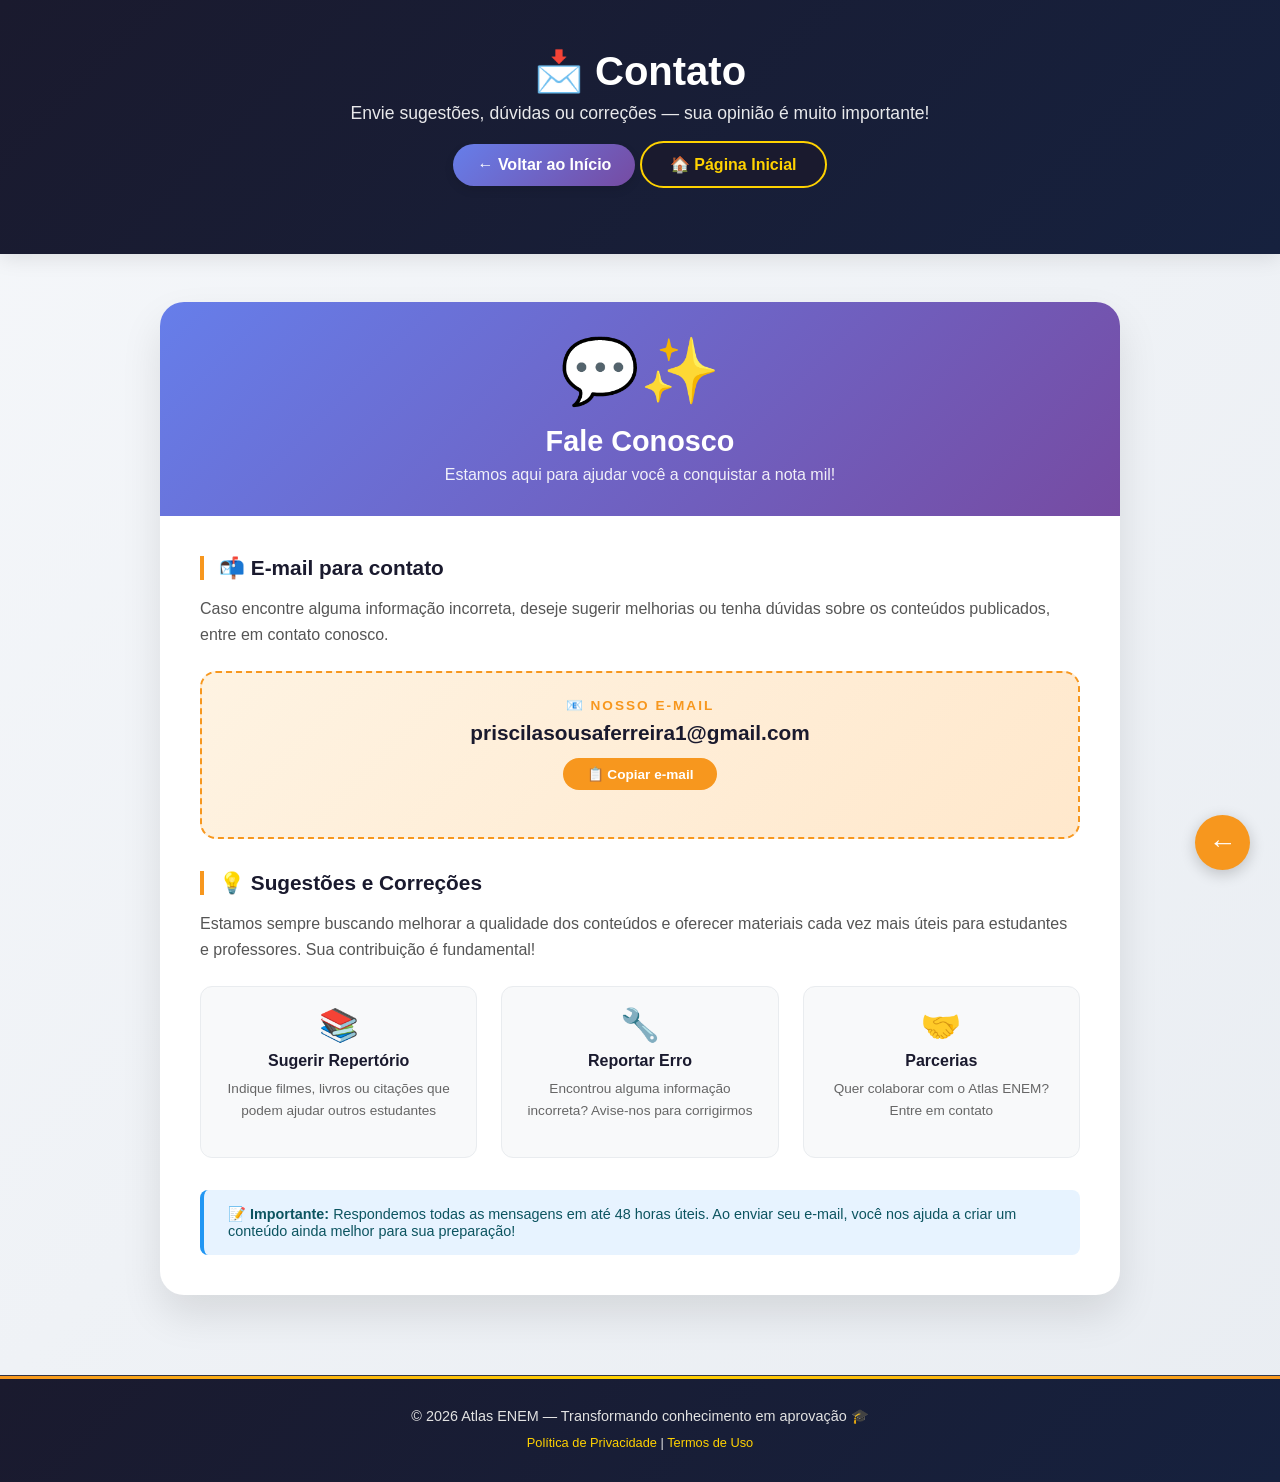
<file: contato.html>
<!DOCTYPE html>
<html lang="pt-BR">
<head>
  <meta charset="UTF-8">
  <meta name="viewport" content="width=device-width, initial-scale=1.0">
  <title>Contato | Atlas ENEM</title>
  <link rel="icon" href="data:image/svg+xml,<svg xmlns='http://www.w3.org/2000/svg' viewBox='0 0 100 100'><text y='.9em' font-size='90'>📩</text></svg>">
  <link rel="stylesheet" href="css/contato.css">
</head>
<body>

<header>
  <div class="container">
    <h1>📩 Contato</h1>
    <p>Envie sugestões, dúvidas ou correções — sua opinião é muito importante!</p>
  </div>
  <!-- Botão Padrão -->
<a href="index.html" class="btn-voltar">
    ← Voltar ao Início
</a>

<!-- Botão com ícone (outra opção) -->
<a href="index.html" class="btn-home">
    🏠 Página Inicial
</a>

<!-- Botão flutuante (fixo no canto) -->
<a href="index.html" class="btn-flutuante" title="Voltar ao início">
    ←
</a>
</header>

<main>
  <div class="contact-card">
    <div class="contact-header">
      <div class="emoji">💬✨</div>
      <h2>Fale Conosco</h2>
      <p>Estamos aqui para ajudar você a conquistar a nota mil!</p>
    </div>

    <div class="contact-body">
      <div class="info-section">
        <h3>📬 E-mail para contato</h3>
        <p>Caso encontre alguma informação incorreta, deseje sugerir melhorias ou tenha dúvidas sobre os conteúdos publicados, entre em contato conosco.</p>
        
        <div class="email-box">
          <div class="email-label">📧 NOSSO E-MAIL</div>
          <div class="email-address" id="emailAddress">priscilasousaferreira1@gmail.com</div>
          <button class="copy-btn" onclick="copyEmail()">📋 Copiar e-mail</button>
          <div id="copyFeedback" class="copy-feedback">✓ E-mail copiado!</div>
        </div>
      </div>

      <div class="info-section">
        <h3>💡 Sugestões e Correções</h3>
        <p>Estamos sempre buscando melhorar a qualidade dos conteúdos e oferecer materiais cada vez mais úteis para estudantes e professores. Sua contribuição é fundamental!</p>
        
        <div class="suggestions-grid">
          <div class="suggestion-item">
            <div class="suggestion-icon">📚</div>
            <h4>Sugerir Repertório</h4>
            <p>Indique filmes, livros ou citações que podem ajudar outros estudantes</p>
          </div>
          <div class="suggestion-item">
            <div class="suggestion-icon">🔧</div>
            <h4>Reportar Erro</h4>
            <p>Encontrou alguma informação incorreta? Avise-nos para corrigirmos</p>
          </div>
          <div class="suggestion-item">
            <div class="suggestion-icon">🤝</div>
            <h4>Parcerias</h4>
            <p>Quer colaborar com o Atlas ENEM? Entre em contato</p>
          </div>
        </div>
      </div>

      <div class="note">
        <strong>📝 Importante:</strong> Respondemos todas as mensagens em até 48 horas úteis. 
        Ao enviar seu e-mail, você nos ajuda a criar um conteúdo ainda melhor para sua preparação!
      </div>
    </div>
  </div>
</main>

<footer>
  <div class="container">
    <p>© 2026 Atlas ENEM — Transformando conhecimento em aprovação 🎓</p>
    <p style="margin-top: 10px; font-size: 0.8rem;">
      <a href="privacidade.html">Política de Privacidade</a> | 
      <a href="termos.html">Termos de Uso</a>
    </p>
  </div>
</footer>

<script>
  function copyEmail() {
    const email = document.getElementById('emailAddress').innerText;
    navigator.clipboard.writeText(email).then(() => {
      const feedback = document.getElementById('copyFeedback');
      feedback.classList.add('show');
      setTimeout(() => {
        feedback.classList.remove('show');
      }, 2000);
    }).catch(err => {
      console.error('Erro ao copiar: ', err);
    });
  }
</script>

</body>
</html>
</file>
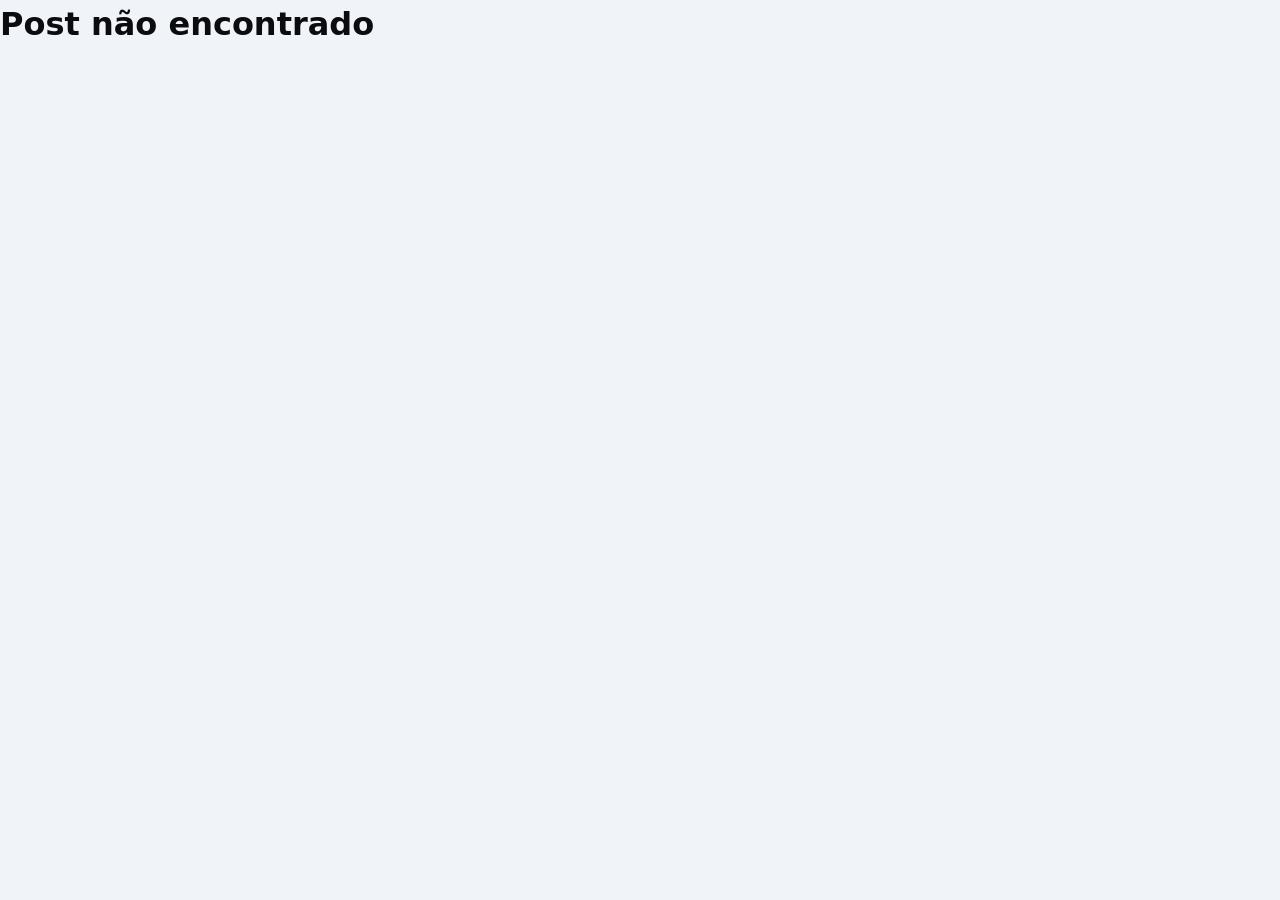
<file: post.html>
<!DOCTYPE html>
<html lang="pt-BR">
<head>
  <meta charset="UTF-8">
  <meta name="viewport" content="width=device-width, initial-scale=1.0">
  <title>Repertório ENEM | Detalhes do Repertório</title>
  <meta name="description" content="Veja o repertório completo com exemplos de aplicação, citações e dicas para usar na redação do ENEM.">
  
  <!-- Favicon -->
  <link rel="icon" href="data:image/svg+xml,<svg xmlns='http://www.w3.org/2000/svg' viewBox='0 0 100 100'><text y='.9em' font-size='90'>📚</text></svg>">
  
  <!-- CSS -->
  <link rel="stylesheet" href="css/style.css">
  
  <style>
    /* Estilos específicos para a página de post */
    .post-container {
      max-width: 900px;
      margin: 0 auto;
      padding: 40px 0;
    }
    
    .card-post {
      background: white;
      border-radius: 28px;
      overflow: hidden;
      box-shadow: 0 20px 40px -12px rgba(0, 0, 0, 0.15);
      margin-top: -30px;
      position: relative;
      z-index: 2;
    }
    
    .post-header {
      position: relative;
    }
    
    .post-image {
      width: 100%;
      height: 400px;
      object-fit: cover;
    }
    
    .post-meta {
      padding: 24px 32px 0 32px;
      display: flex;
      gap: 16px;
      flex-wrap: wrap;
      align-items: center;
    }
    
    .post-category {
      background: linear-gradient(135deg, #667eea15 0%, #764ba215 100%);
      color: #667eea;
      padding: 6px 14px;
      border-radius: 30px;
      font-size: 0.8rem;
      font-weight: 600;
    }
    
    .post-date {
      color: #64748b;
      font-size: 0.85rem;
      display: flex;
      align-items: center;
      gap: 6px;
    }
    
    .post-featured {
      background: linear-gradient(135deg, #f59e0b, #f97316);
      color: white;
      padding: 6px 14px;
      border-radius: 30px;
      font-size: 0.75rem;
      font-weight: 600;
    }
    
    .post-title {
      font-size: 2.2rem;
      font-weight: 800;
      color: #0f172a;
      padding: 0 32px;
      margin: 16px 0;
      line-height: 1.3;
    }
    
    .post-content {
      padding: 0 32px 32px 32px;
    }
    
    .post-content p {
      color: #334155;
      line-height: 1.7;
      margin-bottom: 20px;
      font-size: 1.05rem;
    }
    
    .post-content h2 {
      font-size: 1.5rem;
      margin: 32px 0 16px 0;
      color: #0f172a;
    }
    
    .post-content h3 {
      font-size: 1.2rem;
      margin: 24px 0 12px 0;
      color: #1e293b;
    }
    
    .quote-box {
      background: linear-gradient(135deg, #f8fafc, #f1f5f9);
      border-left: 4px solid #667eea;
      padding: 20px 24px;
      margin: 24px 0;
      border-radius: 16px;
      font-style: italic;
      color: #1e293b;
    }
    
    .dica-box {
      background: linear-gradient(135deg, #fef3c7, #fffbeb);
      border: 1px solid #fde68a;
      padding: 20px 24px;
      margin: 24px 0;
      border-radius: 16px;
      position: relative;
    }
    
    .dica-box::before {
      content: '💡 Dica ENEM';
      position: absolute;
      top: -12px;
      left: 20px;
      background: #f59e0b;
      color: white;
      padding: 4px 12px;
      border-radius: 20px;
      font-size: 0.75rem;
      font-weight: 600;
    }
    
    .btn-back {
      display: inline-flex;
      align-items: center;
      gap: 8px;
      background: #f1f5f9;
      color: #334155;
      padding: 10px 20px;
      border-radius: 12px;
      text-decoration: none;
      font-size: 0.875rem;
      font-weight: 500;
      transition: all 0.3s ease;
      margin-bottom: 20px;
    }
    
    .btn-back:hover {
      background: #e2e8f0;
      transform: translateX(-4px);
    }
    
    .btn-save-post {
      background: #f1f5f9;
      border: 1.5px solid #e2e8f0;
      padding: 10px 20px;
      border-radius: 12px;
      font-size: 0.875rem;
      font-weight: 500;
      cursor: pointer;
      transition: all 0.3s ease;
      display: inline-flex;
      align-items: center;
      gap: 8px;
    }
    
    .btn-save-post:hover {
      background: #e2e8f0;
      transform: translateY(-2px);
    }
    
    .btn-save-post.saved {
      background: linear-gradient(135deg, #10b981, #059669);
      color: white;
      border-color: transparent;
    }
    
    .action-buttons {
      display: flex;
      gap: 16px;
      margin-top: 32px;
      flex-wrap: wrap;
    }
    
    .loading-spinner {
      text-align: center;
      padding: 60px;
    }
    
    .error-message {
      text-align: center;
      padding: 60px;
    }
    
    @media (max-width: 768px) {
      .post-image {
        height: 250px;
      }
      
      .post-title {
        font-size: 1.6rem;
        padding: 0 20px;
      }
      
      .post-meta {
        padding: 20px 20px 0 20px;
      }
      
      .post-content {
        padding: 0 20px 24px 20px;
      }
      
      .post-content p {
        font-size: 1rem;
      }
      
      .quote-box, .dica-box {
        padding: 16px 20px;
      }
    }
  </style>
</head>
<body>

<header>
  <div class="container">
    <h1 id="titulo">📚 Atlas ENEM</h1>
    <p id="tema">Domine a redação com repertórios socioculturais atualizados</p>
 
  </div>

  
</header>

<main class="container post-container">
  <!-- Botão voltar -->
  <a href="index.html" class="btn-back">
    ← Voltar para todos os repertórios
  </a>
  
  <!-- Card de conteúdo -->
  <div class="card-post" id="postCard">
    <div id="conteudo" class="post-content">
      <!-- Loading state -->
      <div class="loading-spinner">
        <div class="spinner"></div>
        <p>Carregando repertório...</p>
      </div>
    </div>
  </div>
</main>

<!-- Footer -->
<footer>
  <div class="container">
    <p>✍️ Atlas ENEM — Repertórios validados para sua redação nota mil</p>
    <p style="margin-top: 8px; font-size: 0.75rem;">Referências socioculturais atualizadas diariamente</p>
  </div>
</footer>

<script src="js/post.js"></script>

</body>
</html>
</file>
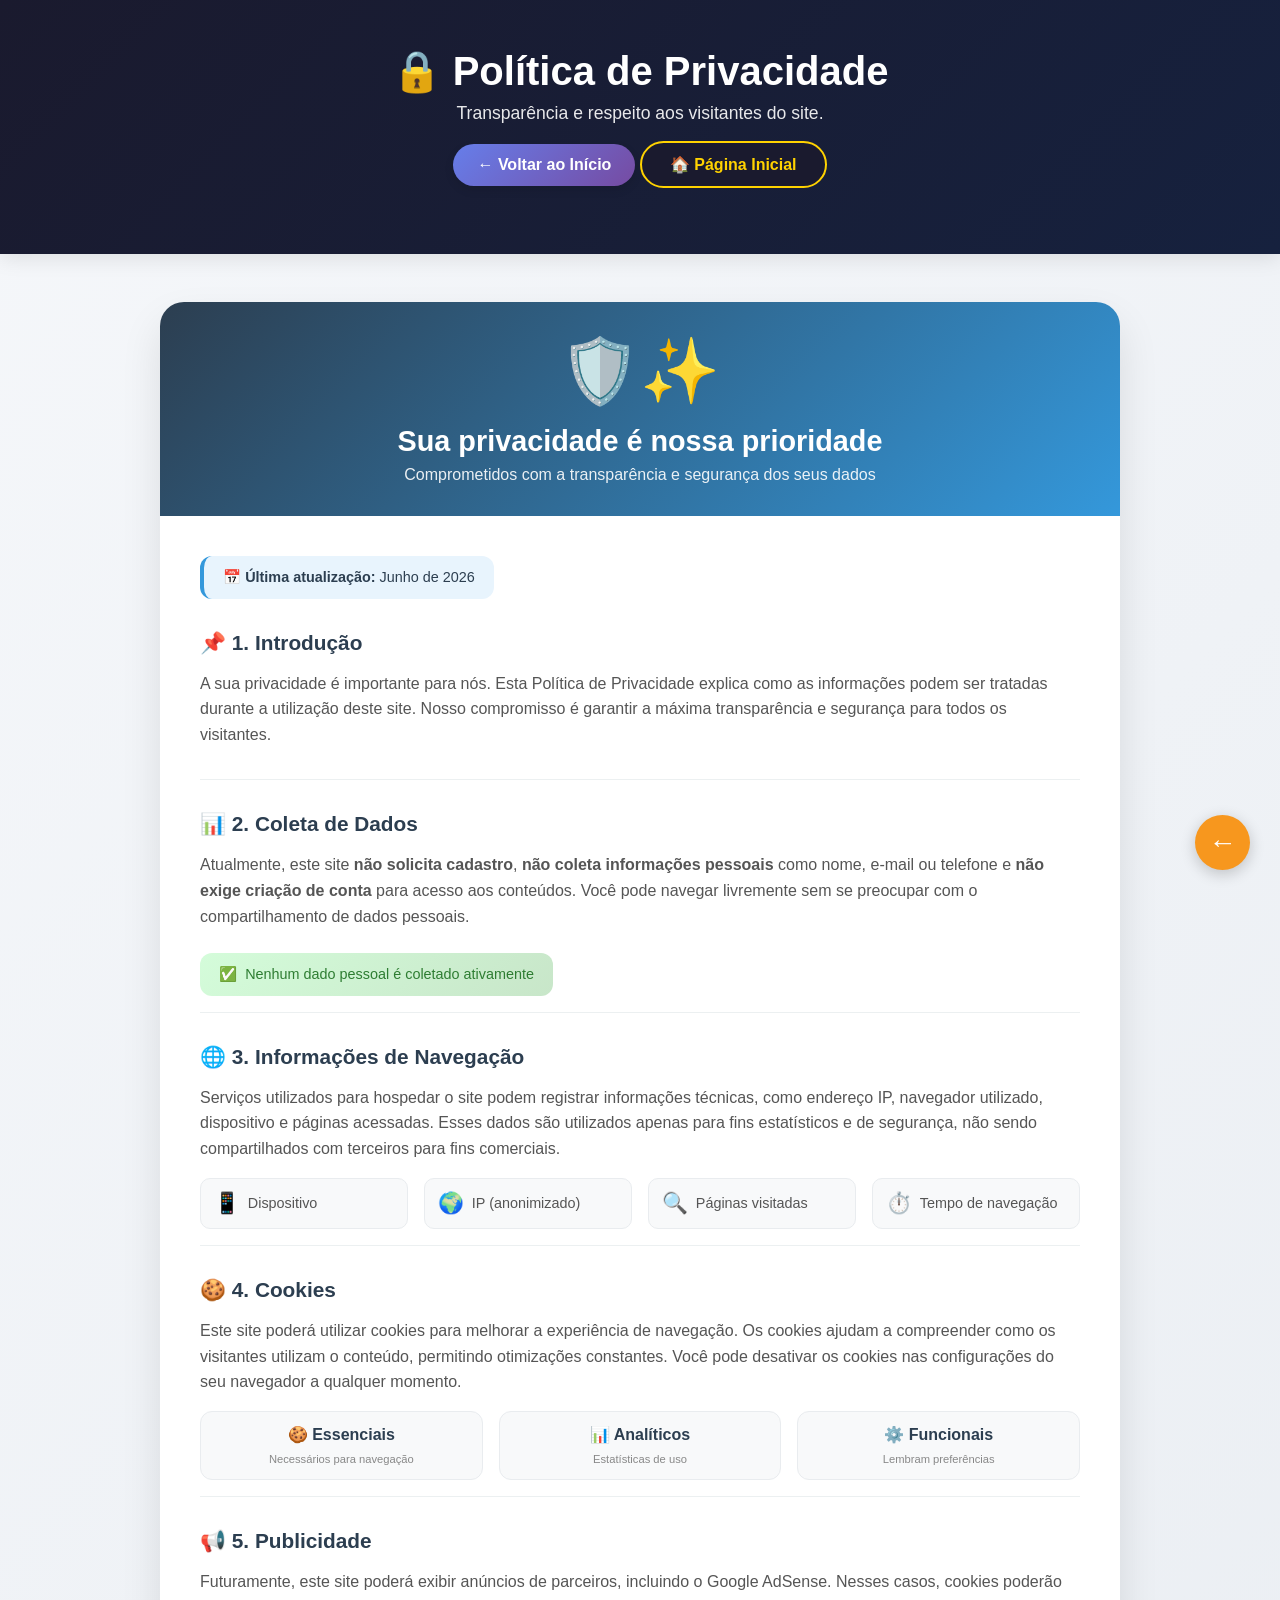
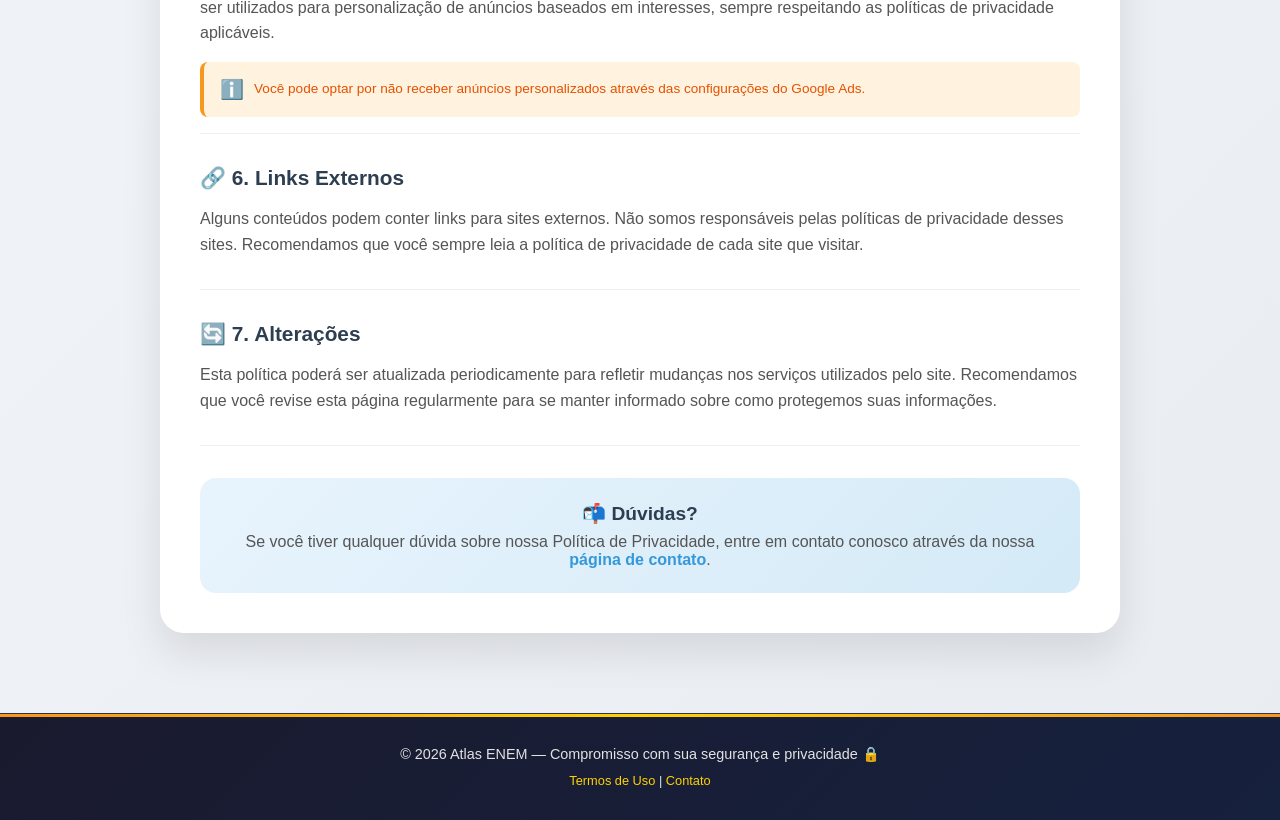
<file: privacidade.html>
<!DOCTYPE html>
<html lang="pt-BR">
<head>
  <meta charset="UTF-8">
  <meta name="viewport" content="width=device-width, initial-scale=1.0">
  <title>Política de Privacidade | Atlas ENEM</title>
  <link rel="icon" href="data:image/svg+xml,<svg xmlns='http://www.w3.org/2000/svg' viewBox='0 0 100 100'><text y='.9em' font-size='90'>🔒</text></svg>">
  <link rel="stylesheet" href="css/privacidade.css">
</head>
<body>

<header>
  <div class="container">
    <h1>🔒 Política de Privacidade</h1>
    <p>Transparência e respeito aos visitantes do site.</p>
  </div>
  <!-- Botão Padrão -->
<a href="index.html" class="btn-voltar">
    ← Voltar ao Início
</a>

<!-- Botão com ícone (outra opção) -->
<a href="index.html" class="btn-home">
    🏠 Página Inicial
</a>

<!-- Botão flutuante (fixo no canto) -->
<a href="index.html" class="btn-flutuante" title="Voltar ao início">
    ←
</a>
</header>

<main>
  <div class="privacy-card">
    <div class="privacy-header">
      <div class="emoji">🛡️✨</div>
      <h2>Sua privacidade é nossa prioridade</h2>
      <p>Comprometidos com a transparência e segurança dos seus dados</p>
    </div>

    <div class="privacy-body">
      <div class="last-update">
        📅 <strong>Última atualização:</strong> Junho de 2026
      </div>

      <div class="privacy-section">
        <h3>📌 1. Introdução</h3>
        <p>A sua privacidade é importante para nós. Esta Política de Privacidade explica como as informações podem ser tratadas durante a utilização deste site. Nosso compromisso é garantir a máxima transparência e segurança para todos os visitantes.</p>
      </div>

      <div class="privacy-section">
        <h3>📊 2. Coleta de Dados</h3>
        <p>Atualmente, este site <strong>não solicita cadastro</strong>, <strong>não coleta informações pessoais</strong> como nome, e-mail ou telefone e <strong>não exige criação de conta</strong> para acesso aos conteúdos. Você pode navegar livremente sem se preocupar com o compartilhamento de dados pessoais.</p>

        <div class="info-badge">
          <span>✅</span> Nenhum dado pessoal é coletado ativamente
        </div>
      </div>

      <div class="privacy-section">
        <h3>🌐 3. Informações de Navegação</h3>
        <p>Serviços utilizados para hospedar o site podem registrar informações técnicas, como endereço IP, navegador utilizado, dispositivo e páginas acessadas. Esses dados são utilizados apenas para fins estatísticos e de segurança, não sendo compartilhados com terceiros para fins comerciais.</p>

        <div class="info-grid">
          <div class="info-item">
            <span class="info-icon">📱</span>
            <span>Dispositivo</span>
          </div>

          <div class="info-item">
            <span class="info-icon">🌍</span>
            <span>IP (anonimizado)</span>
          </div>

          <div class="info-item">
            <span class="info-icon">🔍</span>
            <span>Páginas visitadas</span>
          </div>

          <div class="info-item">
            <span class="info-icon">⏱️</span>
            <span>Tempo de navegação</span>
          </div>
        </div>
      </div>

      <div class="privacy-section">
        <h3>🍪 4. Cookies</h3>
        <p>Este site poderá utilizar cookies para melhorar a experiência de navegação. Os cookies ajudam a compreender como os visitantes utilizam o conteúdo, permitindo otimizações constantes. Você pode desativar os cookies nas configurações do seu navegador a qualquer momento.</p>

        <div class="cookie-types">
          <div class="cookie-type">
            <strong>🍪 Essenciais</strong>
            <small>Necessários para navegação</small>
          </div>

          <div class="cookie-type">
            <strong>📊 Analíticos</strong>
            <small>Estatísticas de uso</small>
          </div>

          <div class="cookie-type">
            <strong>⚙️ Funcionais</strong>
            <small>Lembram preferências</small>
          </div>
        </div>
      </div>

      <div class="privacy-section">
        <h3>📢 5. Publicidade</h3>
        <p>Futuramente, este site poderá exibir anúncios de parceiros, incluindo o Google AdSense. Nesses casos, cookies poderão ser utilizados para personalização de anúncios baseados em interesses, sempre respeitando as políticas de privacidade aplicáveis.</p>

        <div class="note-box">
          <span>ℹ️</span>
          <p>Você pode optar por não receber anúncios personalizados através das configurações do Google Ads.</p>
        </div>
      </div>

      <div class="privacy-section">
        <h3>🔗 6. Links Externos</h3>
        <p>Alguns conteúdos podem conter links para sites externos. Não somos responsáveis pelas políticas de privacidade desses sites. Recomendamos que você sempre leia a política de privacidade de cada site que visitar.</p>
      </div>

      <div class="privacy-section">
        <h3>🔄 7. Alterações</h3>
        <p>Esta política poderá ser atualizada periodicamente para refletir mudanças nos serviços utilizados pelo site. Recomendamos que você revise esta página regularmente para se manter informado sobre como protegemos suas informações.</p>
      </div>

      <div class="contact-reference">
        <h3>📬 Dúvidas?</h3>
        <p>Se você tiver qualquer dúvida sobre nossa Política de Privacidade, entre em contato conosco através da nossa <a href="contato.html">página de contato</a>.</p>
      </div>
    </div>
  </div>
</main>

<footer>
  <div class="container">
    <p>© 2026 Atlas ENEM — Compromisso com sua segurança e privacidade 🔒</p>

    <p style="margin-top: 10px; font-size: 0.8rem;">
      <a href="termos.html">Termos de Uso</a> |
      <a href="contato.html">Contato</a>
    </p>
  </div>
</footer>

</body>
</html>
</file>
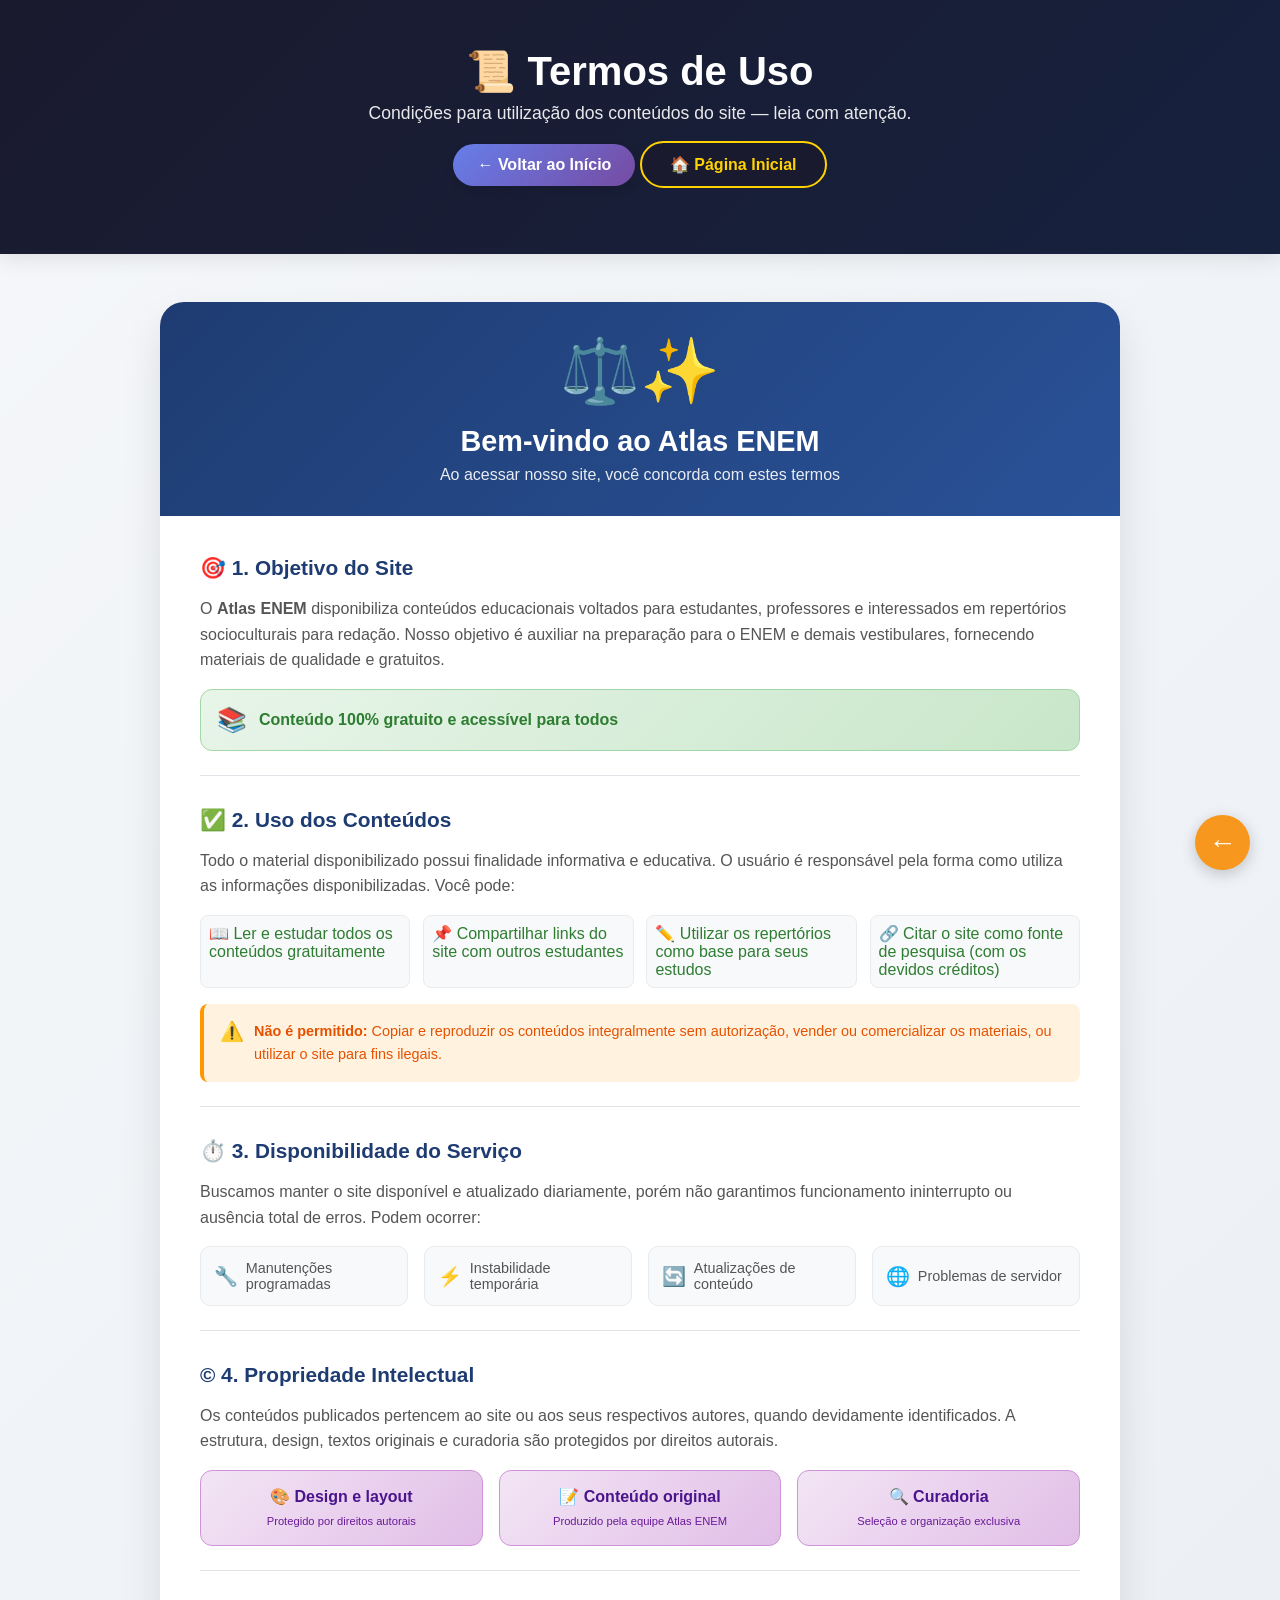
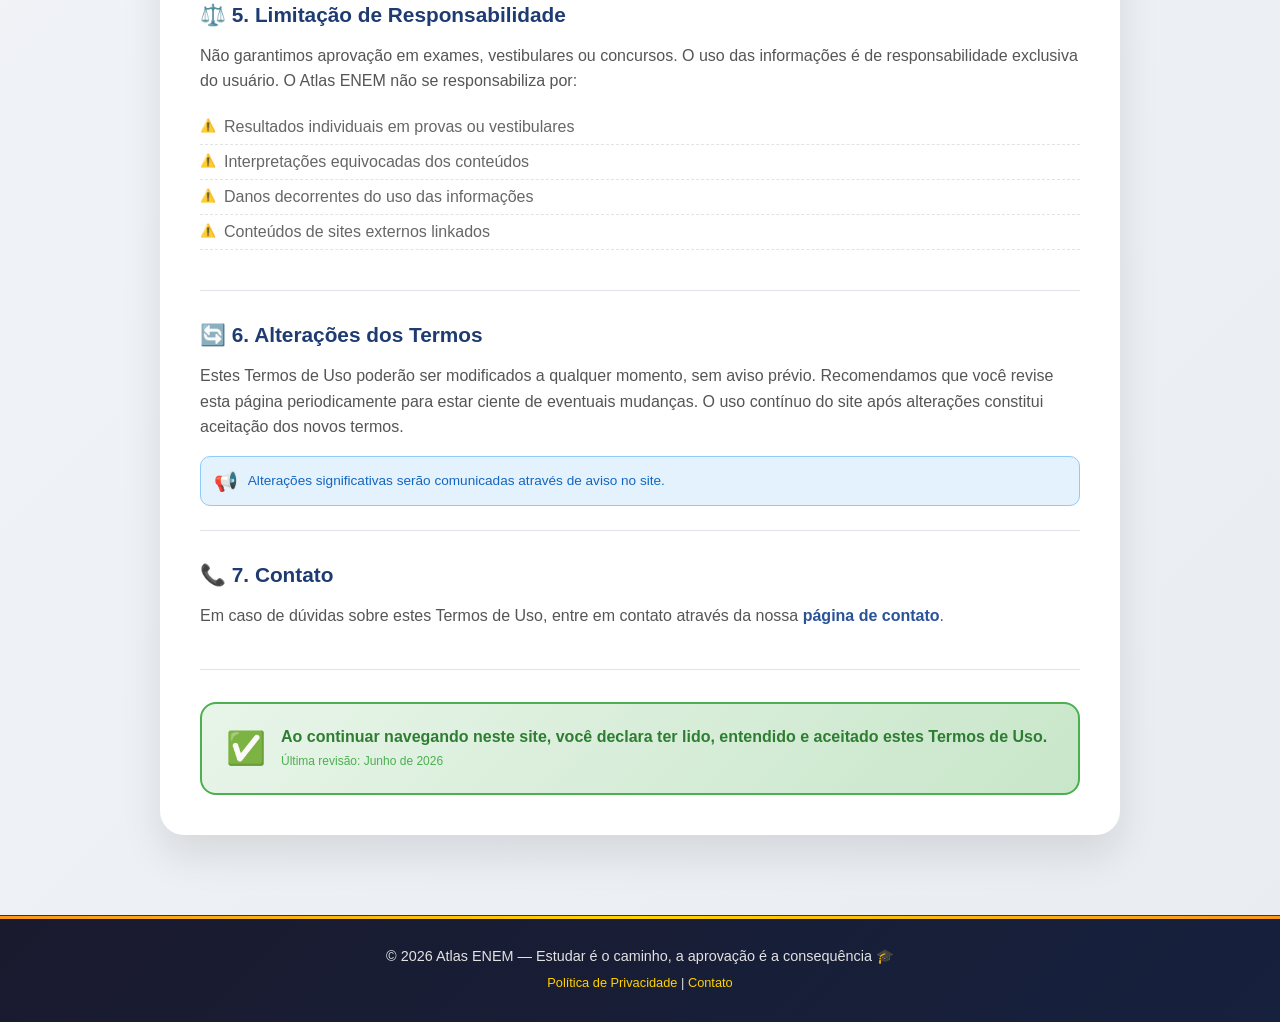
<file: termos.html>
<!DOCTYPE html>
<html lang="pt-BR">
<head>
  <meta charset="UTF-8">
  <meta name="viewport" content="width=device-width, initial-scale=1.0">
  <title>Termos de Uso | Atlas ENEM</title>
  <link rel="icon" href="data:image/svg+xml,<svg xmlns='http://www.w3.org/2000/svg' viewBox='0 0 100 100'><text y='.9em' font-size='90'>📜</text></svg>">
  <link rel="stylesheet" href="css/termos.css">
</head>
<body>

<header>
    
  <div class="container">
    <h1>📜 Termos de Uso</h1>
    <p>Condições para utilização dos conteúdos do site — leia com atenção.</p>
  </div>
  <!-- Botão Padrão -->
<a href="index.html" class="btn-voltar">
    ← Voltar ao Início
</a>

<!-- Botão com ícone (outra opção) -->
<a href="index.html" class="btn-home">
    🏠 Página Inicial
</a>

<!-- Botão flutuante (fixo no canto) -->
<a href="index.html" class="btn-flutuante" title="Voltar ao início">
    ←
</a>
</header>

<main>
  <div class="terms-card">
    <div class="terms-header">
      <div class="emoji">⚖️✨</div>
      <h2>Bem-vindo ao Atlas ENEM</h2>
      <p>Ao acessar nosso site, você concorda com estes termos</p>
    </div>

    <div class="terms-body">

      <div class="terms-section">
        <h3>🎯 1. Objetivo do Site</h3>
        <p>O <strong>Atlas ENEM</strong> disponibiliza conteúdos educacionais voltados para estudantes, professores e interessados em repertórios socioculturais para redação. Nosso objetivo é auxiliar na preparação para o ENEM e demais vestibulares, fornecendo materiais de qualidade e gratuitos.</p>

        <div class="highlight-box">
          <span>📚</span>
          <p>Conteúdo 100% gratuito e acessível para todos</p>
        </div>
      </div>

      <div class="terms-section">
        <h3>✅ 2. Uso dos Conteúdos</h3>
        <p>Todo o material disponibilizado possui finalidade informativa e educativa. O usuário é responsável pela forma como utiliza as informações disponibilizadas. Você pode:</p>

        <ul class="allowed-list">
          <li>📖 Ler e estudar todos os conteúdos gratuitamente</li>
          <li>📌 Compartilhar links do site com outros estudantes</li>
          <li>✏️ Utilizar os repertórios como base para seus estudos</li>
          <li>🔗 Citar o site como fonte de pesquisa (com os devidos créditos)</li>
        </ul>

        <div class="warning-box">
          <span>⚠️</span>
          <p><strong>Não é permitido:</strong> Copiar e reproduzir os conteúdos integralmente sem autorização, vender ou comercializar os materiais, ou utilizar o site para fins ilegais.</p>
        </div>
      </div>

      <div class="terms-section">
        <h3>⏱️ 3. Disponibilidade do Serviço</h3>
        <p>Buscamos manter o site disponível e atualizado diariamente, porém não garantimos funcionamento ininterrupto ou ausência total de erros. Podem ocorrer:</p>

        <div class="availability-grid">
          <div class="availability-item">
            <span class="avail-icon">🔧</span>
            <span>Manutenções programadas</span>
          </div>

          <div class="availability-item">
            <span class="avail-icon">⚡</span>
            <span>Instabilidade temporária</span>
          </div>

          <div class="availability-item">
            <span class="avail-icon">🔄</span>
            <span>Atualizações de conteúdo</span>
          </div>

          <div class="availability-item">
            <span class="avail-icon">🌐</span>
            <span>Problemas de servidor</span>
          </div>
        </div>
      </div>

      <div class="terms-section">
        <h3>©️ 4. Propriedade Intelectual</h3>
        <p>Os conteúdos publicados pertencem ao site ou aos seus respectivos autores, quando devidamente identificados. A estrutura, design, textos originais e curadoria são protegidos por direitos autorais.</p>

        <div class="copyright-box">
          <div class="copyright-item">
            <strong>🎨 Design e layout</strong>
            <small>Protegido por direitos autorais</small>
          </div>

          <div class="copyright-item">
            <strong>📝 Conteúdo original</strong>
            <small>Produzido pela equipe Atlas ENEM</small>
          </div>

          <div class="copyright-item">
            <strong>🔍 Curadoria</strong>
            <small>Seleção e organização exclusiva</small>
          </div>
        </div>
      </div>

      <div class="terms-section">
        <h3>⚖️ 5. Limitação de Responsabilidade</h3>
        <p>Não garantimos aprovação em exames, vestibulares ou concursos. O uso das informações é de responsabilidade exclusiva do usuário. O Atlas ENEM não se responsabiliza por:</p>

        <ul class="responsibility-list">
          <li>Resultados individuais em provas ou vestibulares</li>
          <li>Interpretações equivocadas dos conteúdos</li>
          <li>Danos decorrentes do uso das informações</li>
          <li>Conteúdos de sites externos linkados</li>
        </ul>
      </div>

      <div class="terms-section">
        <h3>🔄 6. Alterações dos Termos</h3>
        <p>Estes Termos de Uso poderão ser modificados a qualquer momento, sem aviso prévio. Recomendamos que você revise esta página periodicamente para estar ciente de eventuais mudanças. O uso contínuo do site após alterações constitui aceitação dos novos termos.</p>

        <div class="update-notice">
          <span>📢</span>
          <p>Alterações significativas serão comunicadas através de aviso no site.</p>
        </div>
      </div>

      <div class="terms-section">
        <h3>📞 7. Contato</h3>
        <p>Em caso de dúvidas sobre estes Termos de Uso, entre em contato através da nossa <a href="contato.html">página de contato</a>.</p>
      </div>

      <div class="acceptance-box">
        <div class="acceptance-icon">✅</div>
        <div class="acceptance-text">
          <strong>Ao continuar navegando neste site, você declara ter lido, entendido e aceitado estes Termos de Uso.</strong>
          <small>Última revisão: Junho de 2026</small>
        </div>
      </div>
    </div>
  </div>
</main>

<footer>
  <div class="container">
    <p>© 2026 Atlas ENEM — Estudar é o caminho, a aprovação é a consequência 🎓</p>

    <p style="margin-top: 10px; font-size: 0.8rem;">
      <a href="privacidade.html">Política de Privacidade</a> |
      <a href="contato.html">Contato</a>
    </p>
  </div>
</footer>

</body>
</html>
</file>
<file: css/contato.css>
/* Reset e estilos base */
* {
  margin: 0;
  padding: 0;
  box-sizing: border-box;
}

body {
  font-family: 'Segoe UI', Tahoma, Geneva, Verdana, sans-serif;
  background: linear-gradient(135deg, #f5f7fa 0%, #e9edf2 100%);
  min-height: 100vh;
  display: flex;
  flex-direction: column;
}

/* Container padrão */
.container {
  max-width: 1200px;
  margin: 0 auto;
  padding: 0 20px;
}

/* Header */
header {
  background: linear-gradient(135deg, #1a1a2e 0%, #16213e 100%);
  color: white;
  padding: 3rem 1rem;
  text-align: center;
  box-shadow: 0 4px 20px rgba(0,0,0,0.1);
}

header h1 {
  font-size: 2.5rem;
  margin-bottom: 0.5rem;
  animation: fadeInDown 0.6s ease;
}

header p {
  font-size: 1.1rem;
  opacity: 0.9;
  animation: fadeInUp 0.6s ease;
}

/* Main Content */
main {
  flex: 1;
  max-width: 1000px;
  margin: 0 auto;
  padding: 3rem 20px;
}

/* Contact Card */
.contact-card {
  background: white;
  border-radius: 24px;
  box-shadow: 0 20px 40px rgba(0,0,0,0.1);
  overflow: hidden;
  animation: fadeIn 0.8s ease;
}

.contact-header {
  background: linear-gradient(135deg, #667eea 0%, #764ba2 100%);
  padding: 2rem;
  text-align: center;
  color: white;
}

.contact-header .emoji {
  font-size: 4rem;
  margin-bottom: 1rem;
}

.contact-header h2 {
  font-size: 1.8rem;
  margin-bottom: 0.5rem;
}

.contact-header p {
  opacity: 0.9;
}

.contact-body {
  padding: 2.5rem;
}

/* Info Sections */
.info-section {
  margin-bottom: 2rem;
}

.info-section h3 {
  color: #1a1a2e;
  font-size: 1.3rem;
  margin-bottom: 1rem;
  display: flex;
  align-items: center;
  gap: 10px;
  border-left: 4px solid #f7971e;
  padding-left: 15px;
}

.info-section p {
  color: #555;
  line-height: 1.6;
  margin-bottom: 1rem;
}

/* Email Box */
.email-box {
  background: linear-gradient(135deg, #fef3e2 0%, #ffe8cc 100%);
  border-radius: 16px;
  padding: 1.5rem;
  text-align: center;
  margin: 1.5rem 0;
  border: 2px dashed #f7971e;
  transition: transform 0.3s ease;
}

.email-box:hover {
  transform: translateY(-3px);
}

.email-label {
  font-size: 0.85rem;
  text-transform: uppercase;
  letter-spacing: 2px;
  color: #f7971e;
  font-weight: bold;
  margin-bottom: 0.5rem;
}

.email-address {
  font-size: 1.3rem;
  font-weight: bold;
  color: #1a1a2e;
  word-break: break-all;
}

/* Copy Button */
.copy-btn {
  background: #f7971e;
  color: white;
  border: none;
  padding: 0.5rem 1.5rem;
  border-radius: 25px;
  font-size: 0.85rem;
  cursor: pointer;
  margin-top: 0.8rem;
  transition: all 0.3s ease;
  font-weight: bold;
}

.copy-btn:hover {
  background: #e68a00;
  transform: scale(1.05);
}

.copy-feedback {
  margin-top: 0.5rem;
  font-size: 0.8rem;
  color: #28a745;
  opacity: 0;
  transition: opacity 0.3s ease;
}

.copy-feedback.show {
  opacity: 1;
}

/* Suggestions Grid */
.suggestions-grid {
  display: grid;
  grid-template-columns: repeat(auto-fit, minmax(250px, 1fr));
  gap: 1.5rem;
  margin-top: 1.5rem;
}

.suggestion-item {
  background: #f8f9fa;
  border-radius: 12px;
  padding: 1.2rem;
  text-align: center;
  transition: all 0.3s ease;
  border: 1px solid #e9ecef;
}

.suggestion-item:hover {
  transform: translateY(-5px);
  box-shadow: 0 10px 20px rgba(0,0,0,0.1);
  border-color: #f7971e;
}

.suggestion-icon {
  font-size: 2rem;
  margin-bottom: 0.5rem;
}

.suggestion-item h4 {
  color: #1a1a2e;
  margin-bottom: 0.5rem;
}

.suggestion-item p {
  font-size: 0.85rem;
  color: #666;
}

/* Note Box */
.note {
  background: #e7f3ff;
  border-left: 4px solid #2196F3;
  padding: 1rem 1.5rem;
  border-radius: 8px;
  margin-top: 2rem;
  font-size: 0.9rem;
  color: #0c5460;
}

/* Footer */
footer {
  background: linear-gradient(135deg, #1a1a2e 0%, #16213e 100%);
  color: #e2e2e2;
  text-align: center;
  padding: 2rem 1rem;
  margin-top: 2rem;
  font-size: 0.9rem;
  border-top: 1px solid rgba(255, 255, 255, 0.1);
  position: relative;
}

footer::before {
  content: '';
  position: absolute;
  top: 0;
  left: 0;
  right: 0;
  height: 3px;
  background: linear-gradient(90deg, #f7971e, #ffd200, #f7971e);
}

footer a {
  color: #ffd200;
  text-decoration: none;
  transition: all 0.3s ease;
}

footer a:hover {
  color: #fff;
}

/* Animações */
@keyframes fadeIn {
  from {
    opacity: 0;
    transform: translateY(20px);
  }
  to {
    opacity: 1;
    transform: translateY(0);
  }
}

@keyframes fadeInDown {
  from {
    opacity: 0;
    transform: translateY(-30px);
  }
  to {
    opacity: 1;
    transform: translateY(0);
  }
}

@keyframes fadeInUp {
  from {
    opacity: 0;
    transform: translateY(30px);
  }
  to {
    opacity: 1;
    transform: translateY(0);
  }
}

/* Responsividade */
@media (max-width: 768px) {
  header h1 {
    font-size: 1.8rem;
  }

  .contact-body {
    padding: 1.5rem;
  }

  .email-address {
    font-size: 1rem;
  }

  .suggestions-grid {
    grid-template-columns: 1fr;
  }

  .info-section h3 {
    font-size: 1.1rem;
  }
}

@media (max-width: 480px) {
  .contact-header h2 {
    font-size: 1.3rem;
  }

  .contact-header .emoji {
    font-size: 3rem;
  }
  
  .contact-body {
    padding: 1rem;
  }
}
/* Botão Voltar Padrão */
.btn-voltar {
    display: inline-flex;
    align-items: center;
    gap: 8px;
    background: linear-gradient(135deg, #667eea 0%, #764ba2 100%);
    color: white;
    text-decoration: none;
    padding: 12px 24px;
    border-radius: 30px;
    font-weight: 600;
    font-size: 1rem;
    transition: all 0.3s ease;
    border: none;
    cursor: pointer;
    margin: 20px 0;
    box-shadow: 0 4px 10px rgba(0,0,0,0.1);
}

.btn-voltar:hover {
    transform: translateX(-5px);
    box-shadow: 0 6px 20px rgba(0,0,0,0.15);
    background: linear-gradient(135deg, #764ba2 0%, #667eea 100%);
}

.btn-voltar:active {
    transform: translateX(-2px);
}

/* Botão Home */
.btn-home {
    display: inline-flex;
    align-items: center;
    gap: 10px;
    background: #1a1a2e;
    color: #ffd200;
    text-decoration: none;
    padding: 12px 28px;
    border-radius: 40px;
    font-weight: 600;
    font-size: 1rem;
    transition: all 0.3s ease;
    border: 2px solid #ffd200;
    cursor: pointer;
}

.btn-home:hover {
    background: #ffd200;
    color: #1a1a2e;
    transform: scale(1.05);
}

/* Botão Flutuante (fixo no canto inferior direito) */
.btn-flutuante {
    position: fixed;
    bottom: 30px;
    right: 30px;
    background: #f7971e;
    color: white;
    text-decoration: none;
    width: 55px;
    height: 55px;
    border-radius: 50%;
    display: flex;
    align-items: center;
    justify-content: center;
    font-size: 28px;
    font-weight: bold;
    transition: all 0.3s ease;
    box-shadow: 0 4px 15px rgba(0,0,0,0.2);
    z-index: 1000;
}

.btn-flutuante:hover {
    background: #e68a00;
    transform: scale(1.1);
    box-shadow: 0 6px 20px rgba(0,0,0,0.3);
}

/* Versão responsiva para mobile */
@media (max-width: 768px) {
    .btn-voltar, .btn-home {
        padding: 10px 20px;
        font-size: 0.9rem;
    }
    
    .btn-flutuante {
        bottom: 20px;
        right: 20px;
        width: 45px;
        height: 45px;
        font-size: 24px;
    }
}
</file>
<file: css/style.css>
* {
    margin: 0;
    padding: 0;
    box-sizing: border-box;
}

body {
    font-family: 'Inter', system-ui, -apple-system, 'Segoe UI', Roboto, 'Helvetica Neue', sans-serif;
    background: #f0f4f8;
    color: #0a0c10;
    line-height: 1.5;
    min-height: 100vh;
}

/* Container principal refinado */
.container {
    max-width: 1280px;
    margin: 0 auto;
    padding: 0 32px;
}

/* Header premium com glassmorphism light */
header {
    background: linear-gradient(105deg, #0b1120 0%, #111827 100%);
    color: white;
    padding: 3rem 0 3.5rem 0;
    position: relative;
    overflow: hidden;
    border-bottom: 1px solid rgba(255,255,255,0.08);
}

header::after {
    content: '';
    position: absolute;
    inset: 0;
    background: radial-gradient(circle at 70% 20%, rgba(99, 102, 241, 0.2), transparent 70%);
    pointer-events: none;
}

header .container {
    position: relative;
    z-index: 2;
}

header h1 {
    font-size: 3rem;
    font-weight: 800;
    letter-spacing: -0.02em;
    background: linear-gradient(to right, #ffffff, #a5b4fc, #c7d2fe);
    background-clip: text;
    -webkit-background-clip: text;
    color: transparent;
    display: inline-flex;
    align-items: center;
    gap: 10px;
}

header h1::before {
    content: '📚';
    font-size: 2.5rem;
    background: none;
    -webkit-background-clip: unset;
    background-clip: unset;
    color: #818cf8;
}

header p {
    font-size: 1.2rem;
    margin-top: 0.75rem;
    opacity: 0.85;
    font-weight: 400;
    border-left: 3px solid #6366f1;
    padding-left: 1rem;
    max-width: 550px;
}

/* Hero section com vidro e elevação */
.hero {
    background: rgba(255, 255, 255, 0.96);
    backdrop-filter: blur(2px);
    border-radius: 2rem;
    padding: 3rem 2.5rem;
    margin-top: -2.5rem;
    margin-bottom: 3rem;
    box-shadow: 0 25px 40px -12px rgba(0, 0, 0, 0.2), 0 0 0 1px rgba(255,255,255,0.5);
    text-align: center;
    position: relative;
    z-index: 5;
    transition: all 0.2s;
}

.hero h2 {
    font-size: 2.1rem;
    font-weight: 700;
    background: linear-gradient(135deg, #1e1b4b, #4338ca, #6d28d9);
    background-clip: text;
    -webkit-background-clip: text;
    color: transparent;
    margin-bottom: 0.75rem;
}

.hero p {
    font-size: 1.1rem;
    color: #334155;
    margin-bottom: 2rem;
}

/* Barra de busca com ícone e design atualizado */
.search-wrapper {
    position: relative;
    max-width: 560px;
    margin: 0 auto;
}

.search-box {
    width: 100%;
    padding: 1rem 1rem 1rem 3rem;
    font-size: 1rem;
    border: 1.5px solid #e2e8f0;
    border-radius: 60px;
    background: white;
    font-family: inherit;
    transition: all 0.25s ease;
    box-shadow: 0 2px 6px rgba(0,0,0,0.02);
}

.search-box:focus {
    border-color: #6366f1;
    outline: none;
    box-shadow: 0 0 0 4px rgba(99, 102, 241, 0.2);
}

.search-icon {
    position: absolute;
    left: 1.2rem;
    top: 50%;
    transform: translateY(-50%);
    font-size: 1.2rem;
    color: #94a3b8;
    pointer-events: none;
}

/* filtros rápidos */
.filter-tags {
    display: flex;
    flex-wrap: wrap;
    justify-content: center;
    gap: 0.7rem;
    margin-top: 1.8rem;
}

.tag {
    background: #f1f5f9;
    padding: 0.4rem 1rem;
    border-radius: 40px;
    font-size: 0.8rem;
    font-weight: 500;
    color: #1e293b;
    cursor: pointer;
    transition: all 0.2s;
    border: 1px solid transparent;
}

.tag:hover, .tag.active {
    background: #6366f1;
    color: white;
    border-color: #6366f1;
    box-shadow: 0 6px 12px -8px #6366f1;
    transform: translateY(-1px);
}

/* grid de posts melhorado */
#posts {
    display: grid;
    grid-template-columns: repeat(auto-fill, minmax(350px, 1fr));
    gap: 2rem;
    margin: 2rem 0 3rem;
}

/* cards com microinterações e bordas suaves */
.card {
    background: #ffffff;
    border-radius: 1.5rem;
    padding: 1.6rem;
    transition: all 0.3s cubic-bezier(0.2, 0, 0, 1);
    border: 1px solid #eef2ff;
    box-shadow: 0 8px 20px -6px rgba(0, 0, 0, 0.05);
    cursor: pointer;
    display: flex;
    flex-direction: column;
    position: relative;
    overflow: hidden;
}

.card:hover {
    transform: translateY(-6px);
    border-color: #c7d2fe;
    box-shadow: 0 24px 36px -12px rgba(0, 0, 0, 0.15);
}

.card-header {
    display: flex;
    justify-content: space-between;
    align-items: center;
    margin-bottom: 0.75rem;
    flex-wrap: wrap;
    gap: 8px;
}

.category {
    background: linear-gradient(115deg, #eef2ff, #e0e7ff);
    padding: 0.25rem 0.9rem;
    border-radius: 30px;
    font-size: 0.7rem;
    font-weight: 700;
    color: #4338ca;
    letter-spacing: 0.3px;
    text-transform: uppercase;
}

.date-badge {
    font-size: 0.7rem;
    color: #64748b;
    display: flex;
    align-items: center;
    gap: 4px;
}

.card h3 {
    font-size: 1.4rem;
    font-weight: 700;
    margin: 0.5rem 0 0.75rem;
    color: #0f172a;
    line-height: 1.35;
}

.card p {
    color: #334155;
    font-size: 0.95rem;
    line-height: 1.55;
    margin-bottom: 1.5rem;
    flex: 1;
}

/* Botão moderno com ícone */
.btn-read-more {
    display: inline-flex;
    align-items: center;
    justify-content: center;
    gap: 0.6rem;
    background: #0f172a;
    color: white;
    padding: 0.7rem 1.2rem;
    border-radius: 40px;
    font-weight: 500;
    font-size: 0.85rem;
    border: none;
    cursor: pointer;
    transition: all 0.2s ease;
    width: fit-content;
    margin-top: 0.5rem;
}

.btn-read-more:hover {
    background: #6366f1;
    gap: 0.8rem;
    transform: scale(1.02);
    box-shadow: 0 8px 18px -6px #6366f1;
}

/* Destaque especial */
.card.featured {
    background: linear-gradient(135deg, #fff9f0, #ffffff);
    border-left: 5px solid #f59e0b;
    border-radius: 1.5rem;
}

.featured-tag {
    background: #f59e0b20;
    color: #b45309;
    font-size: 0.7rem;
    padding: 0.2rem 0.7rem;
    border-radius: 30px;
    font-weight: 600;
}

/* no results */
.no-results {
    text-align: center;
    padding: 3rem;
    background: white;
    border-radius: 2rem;
    grid-column: 1 / -1;
    border: 1px solid #eef2ff;
}

/* loading */
.loading {
    text-align: center;
    padding: 3rem;
    grid-column: 1 / -1;
}

.spinner {
    width: 44px;
    height: 44px;
    border: 3px solid #e2e8f0;
    border-top-color: #6366f1;
    border-radius: 50%;
    animation: spin 0.7s linear infinite;
    margin: 0 auto 1rem;
}

@keyframes spin {
    to { transform: rotate(360deg); }
}

/* Animações fade-in */
@keyframes fadeSlide {
    from {
        opacity: 0;
        transform: translateY(24px);
    }
    to {
        opacity: 1;
        transform: translateY(0);
    }
}

.card {
    animation: fadeSlide 0.5s ease backwards;
}

/* Scrollbar elegante */
::-webkit-scrollbar {
    width: 10px;
}
::-webkit-scrollbar-track {
    background: #eef2ff;
    border-radius: 10px;
}
::-webkit-scrollbar-thumb {
    background: #a5b4fc;
    border-radius: 10px;
}
::-webkit-scrollbar-thumb:hover {
    background: #6366f1;
}

/* footer */
footer {
    background: #0f172a;
    color: #94a3b8;
    text-align: center;
    padding: 2rem;
    margin-top: 4rem;
    font-size: 0.85rem;
}

/* Responsividade total */
@media (max-width: 768px) {
    .container {
        padding: 0 1.25rem;
    }
    header h1 {
        font-size: 2.1rem;
    }
    header h1::before {
        font-size: 1.8rem;
    }
    .hero {
        padding: 2rem 1.2rem;
    }
    .hero h2 {
        font-size: 1.6rem;
    }
    #posts {
        grid-template-columns: 1fr;
        gap: 1.5rem;
    }
    .card h3 {
        font-size: 1.25rem;
    }
}

@media (max-width: 480px) {
    .hero {
        margin-top: -1.8rem;
    }
    .filter-tags {
        gap: 0.5rem;
    }
    .tag {
        font-size: 0.7rem;
        padding: 0.3rem 0.8rem;
    }
}

/* ============================================
   BOTÃO VER REPERTÓRIO COMPLETO
   ============================================ */
.btn {
    display: inline-flex;
    align-items: center;
    justify-content: center;
    gap: 8px;
    background: linear-gradient(135deg, #667eea 0%, #764ba2 100%);
    color: white;
    padding: 10px 20px;
    border-radius: 12px;
    text-decoration: none;
    font-size: 0.875rem;
    font-weight: 600;
    transition: all 0.3s cubic-bezier(0.4, 0, 0.2, 1);
    border: none;
    cursor: pointer;
    position: relative;
    overflow: hidden;
    flex: 1;
    min-width: 140px;
    letter-spacing: 0.3px;
}

/* Efeito ripple */
.btn::before {
    content: '';
    position: absolute;
    top: 50%;
    left: 50%;
    width: 0;
    height: 0;
    border-radius: 50%;
    background: rgba(255, 255, 255, 0.3);
    transform: translate(-50%, -50%);
    transition: width 0.5s, height 0.5s;
}

.btn:hover::before {
    width: 200px;
    height: 200px;
}

.btn:hover {
    transform: translateY(-2px);
    box-shadow: 0 8px 20px rgba(102, 126, 234, 0.4);
    gap: 12px;
}

.btn:active {
    transform: translateY(1px);
}

/* Ícone do botão */
.btn-icon {
    font-size: 1.1rem;
    transition: transform 0.2s ease;
}

.btn:hover .btn-icon {
    transform: translateX(4px);
}

/* ============================================
   BOTÃO SALVAR
   ============================================ */
.btn-save {
    display: inline-flex;
    align-items: center;
    justify-content: center;
    gap: 6px;
    background: #f1f5f9;
    color: #334155;
    padding: 10px 16px;
    border-radius: 12px;
    font-size: 0.875rem;
    font-weight: 500;
    border: 1.5px solid #e2e8f0;
    cursor: pointer;
    transition: all 0.3s ease;
    position: relative;
    overflow: hidden;
    min-width: 100px;
}

.btn-save:hover {
    background: #e2e8f0;
    border-color: #cbd5e1;
    transform: translateY(-2px);
    gap: 8px;
}

.btn-save:active {
    transform: translateY(1px);
}

/* Estado quando salvo */
.btn-save.saved {
    background: linear-gradient(135deg, #10b981 0%, #059669 100%);
    color: white;
    border-color: transparent;
    animation: pulse 0.5s ease;
}

/* Estado desabilitado */
.btn-save:disabled {
    opacity: 0.7;
    cursor: not-allowed;
    transform: none;
}

.btn-save:disabled:hover {
    transform: none;
    box-shadow: none;
}

/* ============================================
   CONTAINER DOS BOTÕES
   ============================================ */
.card-footer {
    display: flex;
    gap: 12px;
    margin-top: 16px;
    flex-wrap: wrap;
}

/* ============================================
   ANIMAÇÕES
   ============================================ */
@keyframes pulse {
    0% {
        transform: scale(1);
    }
    50% {
        transform: scale(1.05);
    }
    100% {
        transform: scale(1);
    }
}

/* ============================================
   NOTIFICAÇÃO TOAST
   ============================================ */
.toast-notification {
    position: fixed;
    bottom: 24px;
    right: 24px;
    background: #1e293b;
    color: white;
    padding: 12px 20px;
    border-radius: 12px;
    display: flex;
    align-items: center;
    gap: 10px;
    font-size: 0.875rem;
    font-weight: 500;
    z-index: 1000;
    transform: translateX(400px);
    transition: transform 0.3s cubic-bezier(0.68, -0.55, 0.265, 1.55);
    box-shadow: 0 10px 25px -5px rgba(0, 0, 0, 0.2);
}

.toast-notification.show {
    transform: translateX(0);
}

.toast-notification.success {
    background: linear-gradient(135deg, #10b981, #059669);
}

.toast-notification.info {
    background: linear-gradient(135deg, #3b82f6, #2563eb);
}

.toast-notification.error {
    background: linear-gradient(135deg, #ef4444, #dc2626);
}

/* ============================================
   RESPONSIVIDADE
   ============================================ */
@media (max-width: 768px) {
    .card-footer {
        flex-direction: column;
        gap: 10px;
    }
    
    .btn, .btn-save {
        width: 100%;
        min-width: auto;
        padding: 10px 16px;
    }
    
    .btn-save {
        justify-content: center;
    }
    
    .toast-notification {
        bottom: 16px;
        right: 16px;
        left: 16px;
        transform: translateY(100px);
        justify-content: center;
    }
    
    .toast-notification.show {
        transform: translateY(0);
    }
}

@media (max-width: 480px) {
    .btn, .btn-save {
        font-size: 0.8rem;
        padding: 8px 14px;
    }
    
    .btn-icon {
        font-size: 0.9rem;
    }
}

/* ============================================
   MODO ESCURO
   ============================================ */
[data-theme="dark"] .btn {
    background: linear-gradient(135deg, #818cf8, #a78bfa);
}

[data-theme="dark"] .btn-save {
    background: #334155;
    color: #e2e8f0;
    border-color: #475569;
}

[data-theme="dark"] .btn-save:hover {
    background: #475569;
}

[data-theme="dark"] .toast-notification {
    background: #0f172a;
    border: 1px solid #334155;
}

/* ============================================
   ACESSIBILIDADE
   ============================================ */
.btn:focus-visible,
.btn-save:focus-visible {
    outline: 2px solid #667eea;
    outline-offset: 2px;
}

/* ============================================
   ESTADO DE CARREGAMENTO
   ============================================ */
.btn-loading {
    position: relative;
    color: transparent !important;
    pointer-events: none;
}

.btn-loading::after {
    content: '';
    position: absolute;
    width: 16px;
    height: 16px;
    top: 50%;
    left: 50%;
    margin: -8px 0 0 -8px;
    border: 2px solid rgba(255, 255, 255, 0.3);
    border-top-color: white;
    border-radius: 50%;
    animation: spin 0.6s linear infinite;
}

@keyframes spin {
    to {
        transform: rotate(360deg);
    }
}
.card img {
    width: 100%;
    height: 220px; /* altura fixa */
    object-fit: cover;
    border-radius: 12px;
    display: block;
}
/* Footer Styles */
footer {
    background: linear-gradient(135deg, #1a1a2e 0%, #16213e 100%);
    color: #e2e2e2;
    text-align: center;
    padding: 2rem 1rem;
    margin-top: 3rem;
    font-size: 0.9rem;
    border-top: 1px solid rgba(255, 255, 255, 0.1);
    position: relative;
}

footer::before {
    content: '';
    position: absolute;
    top: 0;
    left: 0;
    right: 0;
    height: 3px;
    background: linear-gradient(90deg, #f7971e, #ffd200, #f7971e);
}

footer a {
    color: #ffd200;
    text-decoration: none;
    transition: all 0.3s ease;
    margin: 0 0.5rem;
    font-weight: 500;
    position: relative;
    display: inline-block;
}

footer a::after {
    content: '';
    position: absolute;
    bottom: -2px;
    left: 0;
    width: 0;
    height: 2px;
    background: linear-gradient(90deg, #f7971e, #ffd200);
    transition: width 0.3s ease;
}

footer a:hover {
    color: #fff;
    transform: translateY(-2px);
}

footer a:hover::after {
    width: 100%;
}

footer a:active {
    transform: translateY(0);
}

/* Separador decorativo entre links */
footer a:not(:last-child)::before {
    display: none;
}

/* Responsividade */
@media (max-width: 768px) {
    footer {
        padding: 1.5rem 1rem;
        font-size: 0.8rem;
    }
    
    footer a {
        margin: 0 0.3rem;
    }
}

@media (max-width: 480px) {
    footer {
        padding: 1.2rem 0.8rem;
        font-size: 0.7rem;
    }
    
    footer a {
        display: inline-block;
        margin: 0.2rem 0.3rem;
    }
}
/* Botão Voltar Padrão */
.btn-voltar {
    display: inline-flex;
    align-items: center;
    gap: 8px;
    background: linear-gradient(135deg, #667eea 0%, #764ba2 100%);
    color: white;
    text-decoration: none;
    padding: 12px 24px;
    border-radius: 30px;
    font-weight: 600;
    font-size: 1rem;
    transition: all 0.3s ease;
    border: none;
    cursor: pointer;
    margin: 20px 0;
    box-shadow: 0 4px 10px rgba(0,0,0,0.1);
}

.btn-voltar:hover {
    transform: translateX(-5px);
    box-shadow: 0 6px 20px rgba(0,0,0,0.15);
    background: linear-gradient(135deg, #764ba2 0%, #667eea 100%);
}

.btn-voltar:active {
    transform: translateX(-2px);
}

/* Botão Home */
.btn-home {
    display: inline-flex;
    align-items: center;
    gap: 10px;
    background: #1a1a2e;
    color: #ffd200;
    text-decoration: none;
    padding: 12px 28px;
    border-radius: 40px;
    font-weight: 600;
    font-size: 1rem;
    transition: all 0.3s ease;
    border: 2px solid #ffd200;
    cursor: pointer;
}

.btn-home:hover {
    background: #ffd200;
    color: #1a1a2e;
    transform: scale(1.05);
}

/* Botão Flutuante (fixo no canto inferior direito) */
.btn-flutuante {
    position: fixed;
    bottom: 30px;
    right: 30px;
    background: #f7971e;
    color: white;
    text-decoration: none;
    width: 55px;
    height: 55px;
    border-radius: 50%;
    display: flex;
    align-items: center;
    justify-content: center;
    font-size: 28px;
    font-weight: bold;
    transition: all 0.3s ease;
    box-shadow: 0 4px 15px rgba(0,0,0,0.2);
    z-index: 1000;
}

.btn-flutuante:hover {
    background: #e68a00;
    transform: scale(1.1);
    box-shadow: 0 6px 20px rgba(0,0,0,0.3);
}

/* Versão responsiva para mobile */
@media (max-width: 768px) {
    .btn-voltar, .btn-home {
        padding: 10px 20px;
        font-size: 0.9rem;
    }
    
    .btn-flutuante {
        bottom: 20px;
        right: 20px;
        width: 45px;
        height: 45px;
        font-size: 24px;
    }
}
/* Botão Voltar Padrão */
.btn-voltar {
    display: inline-flex;
    align-items: center;
    gap: 8px;
    background: linear-gradient(135deg, #667eea 0%, #764ba2 100%);
    color: white;
    text-decoration: none;
    padding: 12px 24px;
    border-radius: 30px;
    font-weight: 600;
    font-size: 1rem;
    transition: all 0.3s ease;
    border: none;
    cursor: pointer;
    margin: 20px 0;
    box-shadow: 0 4px 10px rgba(0,0,0,0.1);
}

.btn-voltar:hover {
    transform: translateX(-5px);
    box-shadow: 0 6px 20px rgba(0,0,0,0.15);
    background: linear-gradient(135deg, #764ba2 0%, #667eea 100%);
}

.btn-voltar:active {
    transform: translateX(-2px);
}

/* Botão Home */
.btn-home {
    display: inline-flex;
    align-items: center;
    gap: 10px;
    background: #1a1a2e;
    color: #ffd200;
    text-decoration: none;
    padding: 12px 28px;
    border-radius: 40px;
    font-weight: 600;
    font-size: 1rem;
    transition: all 0.3s ease;
    border: 2px solid #ffd200;
    cursor: pointer;
}

.btn-home:hover {
    background: #ffd200;
    color: #1a1a2e;
    transform: scale(1.05);
}

/* Botão Flutuante (fixo no canto inferior direito) */
.btn-flutuante {
    position: fixed;
    bottom: 30px;
    right: 30px;
    background: #f7971e;
    color: white;
    text-decoration: none;
    width: 55px;
    height: 55px;
    border-radius: 50%;
    display: flex;
    align-items: center;
    justify-content: center;
    font-size: 28px;
    font-weight: bold;
    transition: all 0.3s ease;
    box-shadow: 0 4px 15px rgba(0,0,0,0.2);
    z-index: 1000;
}

.btn-flutuante:hover {
    background: #e68a00;
    transform: scale(1.1);
    box-shadow: 0 6px 20px rgba(0,0,0,0.3);
}

/* Versão responsiva para mobile */
@media (max-width: 768px) {
    .btn-voltar, .btn-home {
        padding: 10px 20px;
        font-size: 0.9rem;
    }
    
    .btn-flutuante {
        bottom: 20px;
        right: 20px;
        width: 45px;
        height: 45px;
        font-size: 24px;
    }
}

/* ============================================
   FILTER TAGS - VERSÃO PREMIUM OTIMIZADA
   ============================================ */
.filter-tags {
    display: flex;
    flex-wrap: wrap;
    justify-content: center;
    gap: 0.5rem;
    padding: 0.5rem 0;
    margin: 1.5rem 0 0.5rem;
    position: relative;
}

/* Botão base */
.filter-tag {
    position: relative;
    padding: 0.55rem 1.2rem;
    border-radius: 50px;
    background: rgba(255, 255, 255, 0.7);
    border: 1.5px solid rgba(203, 213, 225, 0.3);
    color: #475569;
    font-size: 0.8rem;
    font-weight: 600;
    font-family: inherit;
    cursor: pointer;
    transition: all 0.3s cubic-bezier(0.34, 1.56, 0.64, 1);
    user-select: none;
    letter-spacing: 0.2px;
    display: inline-flex;
    align-items: center;
    gap: 0.4rem;
    box-shadow: 0 1px 4px rgba(0, 0, 0, 0.02);
    backdrop-filter: blur(4px);
    -webkit-backdrop-filter: blur(4px);
}

/* Ícones com emojis */
.filter-tag::before {
    font-size: 0.9rem;
    transition: transform 0.3s ease;
}

.filter-tag[data-filter="all"]::before {
    content: '📚';
}
.filter-tag[data-filter="educacao"]::before {
    content: '🎓';
}
.filter-tag[data-filter="tecnologia"]::before {
    content: '💻';
}
.filter-tag[data-filter="literatura"]::before {
    content: '📖';
}
.filter-tag[data-filter="politica"]::before {
    content: '🏛️';
}
.filter-tag[data-filter="meio_ambiente"]::before {
    content: '🌱';
}
.filter-tag[data-filter="saude"]::before {
    content: '❤️';
}
.filter-tag[data-filter="cultura"]::before {
    content: '🎭';
}
.filter-tag[data-filter="esporte"]::before {
    content: '⚽';
}
.filter-tag[data-filter="filosofia"]::before {
    content: '🧠';
}
.filter-tag[data-filter="sociedade"]::before {
    content: '👥';
}

/* Hover - elevação e destaque */
.filter-tag:hover {
    background: #ffffff;
    transform: translateY(-3px) scale(1.02);
    border-color: #a5b4fc;
    box-shadow: 0 6px 20px rgba(99, 102, 241, 0.12);
}

.filter-tag:hover::before {
    transform: scale(1.1) rotate(-5deg);
}

/* Estado ativo - gradiente premium */
.filter-tag.active {
    background: linear-gradient(135deg, #6366f1 0%, #8b5cf6 100%);
    color: #ffffff;
    border-color: transparent;
    box-shadow: 
        0 4px 18px rgba(99, 102, 241, 0.35),
        0 0 0 3px rgba(99, 102, 241, 0.1),
        inset 0 1px 0 rgba(255, 255, 255, 0.2);
    transform: translateY(-3px) scale(1.02);
    font-weight: 700;
}

/* Efeito de brilho pulsante no ativo */
.filter-tag.active::after {
    content: '';
    position: absolute;
    inset: -2px;
    border-radius: 50px;
    background: linear-gradient(135deg, rgba(255, 255, 255, 0.3), transparent 50%);
    opacity: 0.6;
    animation: glowPulse 2s ease-in-out infinite;
    pointer-events: none;
}

@keyframes glowPulse {
    0%, 100% { opacity: 0.4; }
    50% { opacity: 1; }
}

/* Efeito de clique */
.filter-tag:active:not(.active) {
    transform: scale(0.93);
}

.filter-tag.active:active {
    transform: scale(0.95) translateY(-2px);
}

/* ============================================
   ANIMAÇÕES DE ENTRADA
   ============================================ */
.filter-tag {
    animation: tagAppear 0.5s cubic-bezier(0.34, 1.56, 0.64, 1) backwards;
}

.filter-tag:nth-child(1) { animation-delay: 0.02s; }
.filter-tag:nth-child(2) { animation-delay: 0.04s; }
.filter-tag:nth-child(3) { animation-delay: 0.06s; }
.filter-tag:nth-child(4) { animation-delay: 0.08s; }
.filter-tag:nth-child(5) { animation-delay: 0.10s; }
.filter-tag:nth-child(6) { animation-delay: 0.12s; }
.filter-tag:nth-child(7) { animation-delay: 0.14s; }
.filter-tag:nth-child(8) { animation-delay: 0.16s; }
.filter-tag:nth-child(9) { animation-delay: 0.18s; }
.filter-tag:nth-child(10) { animation-delay: 0.20s; }
.filter-tag:nth-child(11) { animation-delay: 0.22s; }

@keyframes tagAppear {
    from {
        opacity: 0;
        transform: translateY(20px) scale(0.9);
    }
    to {
        opacity: 1;
        transform: translateY(0) scale(1);
    }
}

/* ============================================
   RESPONSIVIDADE
   ============================================ */
@media (max-width: 768px) {
    .filter-tags {
        gap: 0.4rem;
        padding: 0.3rem 0;
        margin: 1rem 0 0.3rem;
    }

    .filter-tag {
        padding: 0.4rem 0.9rem;
        font-size: 0.7rem;
        gap: 0.3rem;
        border-width: 1.5px;
    }

    .filter-tag::before {
        font-size: 0.75rem;
    }

    /* Esconde alguns ícones em telas médias */
    .filter-tag[data-filter="meio_ambiente"]::before,
    .filter-tag[data-filter="sociedade"]::before,
    .filter-tag[data-filter="filosofia"]::before {
        content: '';
        display: none;
    }
}

@media (max-width: 480px) {
    .filter-tags {
        gap: 0.3rem;
        padding: 0.2rem 0;
    }

    .filter-tag {
        padding: 0.3rem 0.65rem;
        font-size: 0.6rem;
        border-radius: 30px;
        gap: 0.2rem;
    }

    .filter-tag::before {
        font-size: 0.65rem;
    }

    /* Remove todos os ícones em mobile */
    .filter-tag::before {
        content: '' !important;
        display: none;
    }

    /* Adiciona indicador de seleção */
    .filter-tag.active::after {
        content: ' ✓';
        position: static;
        background: none;
        animation: none;
        opacity: 1;
        font-size: 0.6rem;
    }

    .filter-tag.active {
        padding-right: 0.9rem;
    }
}

/* ============================================
   ACESSIBILIDADE
   ============================================ */
.filter-tag:focus-visible {
    outline: 3px solid #6366f1;
    outline-offset: 3px;
    transform: scale(1.03);
}

/* ============================================
   MODO ESCURO
   ============================================ */
[data-theme="dark"] .filter-tag {
    background: rgba(30, 41, 59, 0.6);
    color: #cbd5e1;
    border-color: rgba(71, 85, 105, 0.3);
    box-shadow: 0 1px 4px rgba(0, 0, 0, 0.1);
}

[data-theme="dark"] .filter-tag:hover {
    background: rgba(51, 65, 85, 0.8);
    border-color: #818cf8;
    box-shadow: 0 6px 20px rgba(99, 102, 241, 0.08);
}

[data-theme="dark"] .filter-tag.active {
    background: linear-gradient(135deg, #818cf8 0%, #a78bfa 100%);
    border-color: transparent;
    box-shadow: 
        0 4px 20px rgba(99, 102, 241, 0.3),
        0 0 0 3px rgba(99, 102, 241, 0.1),
        inset 0 1px 0 rgba(255, 255, 255, 0.15);
    color: #ffffff;
}

[data-theme="dark"] .filter-tag.active::after {
    background: linear-gradient(135deg, rgba(255, 255, 255, 0.2), transparent 50%);
}

/* ============================================
   DESTAQUE PARA O HERO
   ============================================ */
.hero .filter-tags {
    border-top: 1px solid rgba(203, 213, 225, 0.2);
    padding-top: 1.5rem;
    margin-top: 1.5rem;
}

[data-theme="dark"] .hero .filter-tags {
    border-top-color: rgba(71, 85, 105, 0.2);
}

/* ============================================
   ESTADO DE CARREGAMENTO (OPCIONAL)
   ============================================ */
.filter-tag.loading {
    opacity: 0.6;
    pointer-events: none;
    animation: pulse 1.5s ease-in-out infinite;
}

@keyframes pulse {
    0%, 100% { opacity: 0.6; }
    50% { opacity: 0.3; }
}

/* ============================================
   TEMA ALTERNATIVO (OPCIONAL)
   ============================================ */
.filter-tags.variant-outline .filter-tag {
    background: transparent;
    border-color: #cbd5e1;
}

.filter-tags.variant-outline .filter-tag:hover {
    background: rgba(99, 102, 241, 0.05);
    border-color: #6366f1;
}

.filter-tags.variant-outline .filter-tag.active {
    background: #6366f1;
    color: white;
    border-color: #6366f1;
    box-shadow: 0 4px 16px rgba(99, 102, 241, 0.25);
}

/* ============================================
   VARIAÇÃO COM SOMBRA (OPCIONAL)
   ============================================ */
.filter-tags.variant-shadow .filter-tag {
    box-shadow: 0 4px 12px rgba(0, 0, 0, 0.04);
}

.filter-tags.variant-shadow .filter-tag.active {
    box-shadow: 
        0 4px 20px rgba(99, 102, 241, 0.35),
        0 4px 12px rgba(0, 0, 0, 0.04);
}
</file>
<file: css/privacidade.css>
/* Reset e estilos base */
* {
  margin: 0;
  padding: 0;
  box-sizing: border-box;
}

body {
  font-family: 'Segoe UI', Tahoma, Geneva, Verdana, sans-serif;
  background: linear-gradient(135deg, #f5f7fa 0%, #e9edf2 100%);
  min-height: 100vh;
  display: flex;
  flex-direction: column;
}

/* Container padrão */
.container {
  max-width: 1200px;
  margin: 0 auto;
  padding: 0 20px;
}

/* Header */
header {
  background: linear-gradient(135deg, #1a1a2e 0%, #16213e 100%);
  color: white;
  padding: 3rem 1rem;
  text-align: center;
  box-shadow: 0 4px 20px rgba(0,0,0,0.1);
}

header h1 {
  font-size: 2.5rem;
  margin-bottom: 0.5rem;
  animation: fadeInDown 0.6s ease;
}

header p {
  font-size: 1.1rem;
  opacity: 0.9;
  animation: fadeInUp 0.6s ease;
}

/* Main Content */
main {
  flex: 1;
  max-width: 1000px;
  margin: 0 auto;
  padding: 3rem 20px;
}

/* Privacy Card */
.privacy-card {
  background: white;
  border-radius: 24px;
  box-shadow: 0 20px 40px rgba(0,0,0,0.1);
  overflow: hidden;
  animation: fadeIn 0.8s ease;
}

.privacy-header {
  background: linear-gradient(135deg, #2c3e50 0%, #3498db 100%);
  padding: 2rem;
  text-align: center;
  color: white;
}

.privacy-header .emoji {
  font-size: 4rem;
  margin-bottom: 1rem;
}

.privacy-header h2 {
  font-size: 1.8rem;
  margin-bottom: 0.5rem;
}

.privacy-header p {
  opacity: 0.9;
}

.privacy-body {
  padding: 2.5rem;
}

/* Last Update */
.last-update {
  background: #e8f4fd;
  padding: 0.8rem 1.2rem;
  border-radius: 12px;
  margin-bottom: 2rem;
  font-size: 0.9rem;
  color: #2c3e50;
  display: inline-block;
  border-left: 4px solid #3498db;
}

/* Privacy Sections */
.privacy-section {
  margin-bottom: 2rem;
  padding-bottom: 1rem;
  border-bottom: 1px solid #ecf0f1;
}

.privacy-section:last-of-type {
  border-bottom: none;
}

.privacy-section h3 {
  color: #2c3e50;
  font-size: 1.3rem;
  margin-bottom: 1rem;
  display: flex;
  align-items: center;
  gap: 10px;
}

.privacy-section p {
  color: #555;
  line-height: 1.6;
  margin-bottom: 1rem;
}

/* Info Badge */
.info-badge {
  background: linear-gradient(135deg, #d4fcda 0%, #c8e6c9 100%);
  padding: 0.8rem 1.2rem;
  border-radius: 12px;
  display: inline-flex;
  align-items: center;
  gap: 8px;
  font-size: 0.9rem;
  color: #2e7d32;
  margin-top: 0.5rem;
}

/* Info Grid */
.info-grid {
  display: grid;
  grid-template-columns: repeat(auto-fit, minmax(150px, 1fr));
  gap: 1rem;
  margin-top: 1rem;
}

.info-item {
  background: #f8f9fa;
  padding: 0.8rem;
  border-radius: 10px;
  display: flex;
  align-items: center;
  gap: 8px;
  font-size: 0.9rem;
  color: #555;
  transition: all 0.3s ease;
  border: 1px solid #e9ecef;
}

.info-item:hover {
  transform: translateY(-2px);
  border-color: #3498db;
  background: #fff;
}

.info-icon {
  font-size: 1.3rem;
}

/* Cookie Types */
.cookie-types {
  display: flex;
  flex-wrap: wrap;
  gap: 1rem;
  margin-top: 1rem;
}

.cookie-type {
  background: #f8f9fa;
  padding: 0.8rem 1.2rem;
  border-radius: 12px;
  text-align: center;
  flex: 1;
  min-width: 120px;
  transition: all 0.3s ease;
  border: 1px solid #e9ecef;
}

.cookie-type:hover {
  transform: translateY(-3px);
  box-shadow: 0 5px 15px rgba(0,0,0,0.1);
  border-color: #f7971e;
}

.cookie-type strong {
  display: block;
  color: #2c3e50;
  margin-bottom: 0.3rem;
}

.cookie-type small {
  font-size: 0.7rem;
  color: #888;
}

/* Note Box */
.note-box {
  background: #fff3e0;
  border-left: 4px solid #f7971e;
  padding: 1rem;
  border-radius: 8px;
  display: flex;
  align-items: flex-start;
  gap: 10px;
  margin-top: 0.5rem;
}

.note-box span {
  font-size: 1.2rem;
}

.note-box p {
  margin: 0;
  font-size: 0.85rem;
  color: #e65100;
}

/* Contact Reference */
.contact-reference {
  background: linear-gradient(135deg, #e8f4fd 0%, #d4eaf7 100%);
  padding: 1.5rem;
  border-radius: 16px;
  margin-top: 1.5rem;
  text-align: center;
}

.contact-reference h3 {
  color: #2c3e50;
  margin-bottom: 0.5rem;
  font-size: 1.2rem;
}

.contact-reference p {
  color: #555;
}

.contact-reference a {
  color: #3498db;
  text-decoration: none;
  font-weight: bold;
  transition: color 0.3s ease;
}

.contact-reference a:hover {
  color: #f7971e;
  text-decoration: underline;
}

/* Footer */
footer {
  background: linear-gradient(135deg, #1a1a2e 0%, #16213e 100%);
  color: #e2e2e2;
  text-align: center;
  padding: 2rem 1rem;
  margin-top: 2rem;
  font-size: 0.9rem;
  border-top: 1px solid rgba(255, 255, 255, 0.1);
  position: relative;
}

footer::before {
  content: '';
  position: absolute;
  top: 0;
  left: 0;
  right: 0;
  height: 3px;
  background: linear-gradient(90deg, #f7971e, #ffd200, #f7971e);
}

footer a {
  color: #ffd200;
  text-decoration: none;
  transition: all 0.3s ease;
}

footer a:hover {
  color: #fff;
}

/* Animações */
@keyframes fadeIn {
  from {
    opacity: 0;
    transform: translateY(20px);
  }
  to {
    opacity: 1;
    transform: translateY(0);
  }
}

@keyframes fadeInDown {
  from {
    opacity: 0;
    transform: translateY(-30px);
  }
  to {
    opacity: 1;
    transform: translateY(0);
  }
}

@keyframes fadeInUp {
  from {
    opacity: 0;
    transform: translateY(30px);
  }
  to {
    opacity: 1;
    transform: translateY(0);
  }
}

/* Responsividade */
@media (max-width: 768px) {
  header h1 {
    font-size: 1.8rem;
  }

  .privacy-body {
    padding: 1.5rem;
  }

  .privacy-section h3 {
    font-size: 1.1rem;
  }

  .info-grid {
    grid-template-columns: 1fr;
  }

  .cookie-types {
    flex-direction: column;
  }

  .cookie-type {
    min-width: auto;
  }
}

@media (max-width: 480px) {
  .privacy-header h2 {
    font-size: 1.3rem;
  }

  .privacy-header .emoji {
    font-size: 3rem;
  }

  .privacy-body {
    padding: 1rem;
  }

  .last-update {
    font-size: 0.8rem;
  }
}
/* Botão Voltar Padrão */
.btn-voltar {
    display: inline-flex;
    align-items: center;
    gap: 8px;
    background: linear-gradient(135deg, #667eea 0%, #764ba2 100%);
    color: white;
    text-decoration: none;
    padding: 12px 24px;
    border-radius: 30px;
    font-weight: 600;
    font-size: 1rem;
    transition: all 0.3s ease;
    border: none;
    cursor: pointer;
    margin: 20px 0;
    box-shadow: 0 4px 10px rgba(0,0,0,0.1);
}

.btn-voltar:hover {
    transform: translateX(-5px);
    box-shadow: 0 6px 20px rgba(0,0,0,0.15);
    background: linear-gradient(135deg, #764ba2 0%, #667eea 100%);
}

.btn-voltar:active {
    transform: translateX(-2px);
}

/* Botão Home */
.btn-home {
    display: inline-flex;
    align-items: center;
    gap: 10px;
    background: #1a1a2e;
    color: #ffd200;
    text-decoration: none;
    padding: 12px 28px;
    border-radius: 40px;
    font-weight: 600;
    font-size: 1rem;
    transition: all 0.3s ease;
    border: 2px solid #ffd200;
    cursor: pointer;
}

.btn-home:hover {
    background: #ffd200;
    color: #1a1a2e;
    transform: scale(1.05);
}

/* Botão Flutuante (fixo no canto inferior direito) */
.btn-flutuante {
    position: fixed;
    bottom: 30px;
    right: 30px;
    background: #f7971e;
    color: white;
    text-decoration: none;
    width: 55px;
    height: 55px;
    border-radius: 50%;
    display: flex;
    align-items: center;
    justify-content: center;
    font-size: 28px;
    font-weight: bold;
    transition: all 0.3s ease;
    box-shadow: 0 4px 15px rgba(0,0,0,0.2);
    z-index: 1000;
}

.btn-flutuante:hover {
    background: #e68a00;
    transform: scale(1.1);
    box-shadow: 0 6px 20px rgba(0,0,0,0.3);
}

/* Versão responsiva para mobile */
@media (max-width: 768px) {
    .btn-voltar, .btn-home {
        padding: 10px 20px;
        font-size: 0.9rem;
    }
    
    .btn-flutuante {
        bottom: 20px;
        right: 20px;
        width: 45px;
        height: 45px;
        font-size: 24px;
    }
}
</file>
<file: css/termos.css>
/* Reset e estilos base */
* {
  margin: 0;
  padding: 0;
  box-sizing: border-box;
}

body {
  font-family: 'Segoe UI', Tahoma, Geneva, Verdana, sans-serif;
  background: linear-gradient(135deg, #f5f7fa 0%, #e9edf2 100%);
  min-height: 100vh;
  display: flex;
  flex-direction: column;
}

/* Container padrão */
.container {
  max-width: 1200px;
  margin: 0 auto;
  padding: 0 20px;
}

/* Header */
header {
  background: linear-gradient(135deg, #1a1a2e 0%, #16213e 100%);
  color: white;
  padding: 3rem 1rem;
  text-align: center;
  box-shadow: 0 4px 20px rgba(0,0,0,0.1);
}

header h1 {
  font-size: 2.5rem;
  margin-bottom: 0.5rem;
  animation: fadeInDown 0.6s ease;
}

header p {
  font-size: 1.1rem;
  opacity: 0.9;
  animation: fadeInUp 0.6s ease;
}

/* Main Content */
main {
  flex: 1;
  max-width: 1000px;
  margin: 0 auto;
  padding: 3rem 20px;
}

/* Terms Card */
.terms-card {
  background: white;
  border-radius: 24px;
  box-shadow: 0 20px 40px rgba(0,0,0,0.1);
  overflow: hidden;
  animation: fadeIn 0.8s ease;
}

.terms-header {
  background: linear-gradient(135deg, #1e3c72 0%, #2a5298 100%);
  padding: 2rem;
  text-align: center;
  color: white;
}

.terms-header .emoji {
  font-size: 4rem;
  margin-bottom: 1rem;
}

.terms-header h2 {
  font-size: 1.8rem;
  margin-bottom: 0.5rem;
}

.terms-header p {
  opacity: 0.9;
}

.terms-body {
  padding: 2.5rem;
}

/* Last Update */
.last-update {
  background: #f0f4f8;
  padding: 0.8rem 1.2rem;
  border-radius: 12px;
  margin-bottom: 2rem;
  font-size: 0.9rem;
  color: #1e3c72;
  display: inline-block;
  border-left: 4px solid #2a5298;
}

/* Terms Sections */
.terms-section {
  margin-bottom: 2rem;
  padding-bottom: 1.5rem;
  border-bottom: 1px solid #e0e4e8;
}

.terms-section:last-of-type {
  border-bottom: none;
}

.terms-section h3 {
  color: #1e3c72;
  font-size: 1.3rem;
  margin-bottom: 1rem;
  display: flex;
  align-items: center;
  gap: 10px;
}

.terms-section p {
  color: #555;
  line-height: 1.6;
  margin-bottom: 1rem;
}

/* Highlight Box */
.highlight-box {
  background: linear-gradient(135deg, #e8f5e9 0%, #c8e6c9 100%);
  padding: 1rem;
  border-radius: 12px;
  display: flex;
  align-items: center;
  gap: 12px;
  margin-top: 1rem;
  border: 1px solid #a5d6a7;
}

.highlight-box span {
  font-size: 1.5rem;
}

.highlight-box p {
  margin: 0;
  font-weight: bold;
  color: #2e7d32;
}

/* Allowed List */
.allowed-list {
  list-style: none;
  margin: 1rem 0;
  display: grid;
  grid-template-columns: repeat(auto-fit, minmax(200px, 1fr));
  gap: 0.8rem;
}

.allowed-list li {
  padding: 0.5rem;
  background: #f8f9fa;
  border-radius: 8px;
  color: #2e7d32;
  font-weight: 500;
  transition: all 0.3s ease;
  border: 1px solid #e9ecef;
}

.allowed-list li:hover {
  transform: translateX(5px);
  background: #e8f5e9;
  border-color: #a5d6a7;
}

/* Warning Box */
.warning-box {
  background: #fff3e0;
  border-left: 4px solid #ff9800;
  padding: 1rem;
  border-radius: 8px;
  display: flex;
  align-items: flex-start;
  gap: 10px;
  margin-top: 1rem;
}

.warning-box span {
  font-size: 1.2rem;
}

.warning-box p {
  margin: 0;
  font-size: 0.9rem;
  color: #e65100;
}

/* Availability Grid */
.availability-grid {
  display: grid;
  grid-template-columns: repeat(auto-fit, minmax(180px, 1fr));
  gap: 1rem;
  margin-top: 1rem;
}

.availability-item {
  background: #f8f9fa;
  padding: 0.8rem;
  border-radius: 10px;
  display: flex;
  align-items: center;
  gap: 8px;
  font-size: 0.9rem;
  color: #555;
  transition: all 0.3s ease;
  border: 1px solid #e9ecef;
}

.availability-item:hover {
  transform: translateY(-3px);
  border-color: #2a5298;
  background: #fff;
}

.avail-icon {
  font-size: 1.2rem;
}

/* Copyright Box */
.copyright-box {
  display: flex;
  flex-wrap: wrap;
  gap: 1rem;
  margin-top: 1rem;
}

.copyright-item {
  background: linear-gradient(135deg, #f3e5f5 0%, #e1bee7 100%);
  padding: 1rem;
  border-radius: 12px;
  flex: 1;
  min-width: 150px;
  text-align: center;
  transition: all 0.3s ease;
  border: 1px solid #ce93d8;
}

.copyright-item:hover {
  transform: translateY(-3px);
  box-shadow: 0 5px 15px rgba(0,0,0,0.1);
}

.copyright-item strong {
  display: block;
  color: #4a148c;
  margin-bottom: 0.3rem;
}

.copyright-item small {
  font-size: 0.7rem;
  color: #6a1b9a;
}

/* Responsibility List */
.responsibility-list {
  list-style: none;
  margin: 1rem 0;
  padding-left: 0;
}

.responsibility-list li {
  padding: 0.5rem 0;
  padding-left: 1.5rem;
  position: relative;
  color: #666;
  border-bottom: 1px dashed #e0e4e8;
}

.responsibility-list li::before {
  content: "⚠️";
  position: absolute;
  left: 0;
  font-size: 0.8rem;
}

/* Update Notice */
.update-notice {
  background: #e3f2fd;
  border-radius: 10px;
  padding: 0.8rem;
  display: flex;
  align-items: center;
  gap: 10px;
  margin-top: 0.8rem;
  border: 1px solid #90caf9;
}

.update-notice span {
  font-size: 1.2rem;
}

.update-notice p {
  margin: 0;
  font-size: 0.85rem;
  color: #1565c0;
}

/* Acceptance Box */
.acceptance-box {
  background: linear-gradient(135deg, #e8f5e9 0%, #c8e6c9 100%);
  padding: 1.5rem;
  border-radius: 16px;
  margin-top: 2rem;
  display: flex;
  align-items: center;
  gap: 15px;
  flex-wrap: wrap;
  border: 2px solid #4caf50;
}

.acceptance-icon {
  font-size: 2rem;
}

.acceptance-text {
  flex: 1;
}

.acceptance-text strong {
  display: block;
  color: #2e7d32;
  margin-bottom: 0.3rem;
}

.acceptance-text small {
  font-size: 0.75rem;
  color: #4caf50;
}

/* Links */
.terms-section a {
  color: #2a5298;
  text-decoration: none;
  font-weight: bold;
  transition: color 0.3s ease;
}

.terms-section a:hover {
  color: #f7971e;
  text-decoration: underline;
}

/* Footer */
footer {
  background: linear-gradient(135deg, #1a1a2e 0%, #16213e 100%);
  color: #e2e2e2;
  text-align: center;
  padding: 2rem 1rem;
  margin-top: 2rem;
  font-size: 0.9rem;
  border-top: 1px solid rgba(255, 255, 255, 0.1);
  position: relative;
}

footer::before {
  content: '';
  position: absolute;
  top: 0;
  left: 0;
  right: 0;
  height: 3px;
  background: linear-gradient(90deg, #f7971e, #ffd200, #f7971e);
}

footer a {
  color: #ffd200;
  text-decoration: none;
  transition: all 0.3s ease;
}

footer a:hover {
  color: #fff;
}

/* Animações */
@keyframes fadeIn {
  from {
    opacity: 0;
    transform: translateY(20px);
  }
  to {
    opacity: 1;
    transform: translateY(0);
  }
}

@keyframes fadeInDown {
  from {
    opacity: 0;
    transform: translateY(-30px);
  }
  to {
    opacity: 1;
    transform: translateY(0);
  }
}

@keyframes fadeInUp {
  from {
    opacity: 0;
    transform: translateY(30px);
  }
  to {
    opacity: 1;
    transform: translateY(0);
  }
}

/* Responsividade */
@media (max-width: 768px) {
  header h1 {
    font-size: 1.8rem;
  }

  .terms-body {
    padding: 1.5rem;
  }

  .terms-section h3 {
    font-size: 1.1rem;
  }

  .allowed-list {
    grid-template-columns: 1fr;
  }

  .availability-grid {
    grid-template-columns: 1fr;
  }

  .copyright-box {
    flex-direction: column;
  }

  .copyright-item {
    min-width: auto;
  }

  .acceptance-box {
    flex-direction: column;
    text-align: center;
  }
}

@media (max-width: 480px) {
  .terms-header h2 {
    font-size: 1.3rem;
  }

  .terms-header .emoji {
    font-size: 3rem;
  }

  .terms-body {
    padding: 1rem;
  }

  .last-update {
    font-size: 0.8rem;
  }
}
/* Botão Voltar Padrão */
.btn-voltar {
    display: inline-flex;
    align-items: center;
    gap: 8px;
    background: linear-gradient(135deg, #667eea 0%, #764ba2 100%);
    color: white;
    text-decoration: none;
    padding: 12px 24px;
    border-radius: 30px;
    font-weight: 600;
    font-size: 1rem;
    transition: all 0.3s ease;
    border: none;
    cursor: pointer;
    margin: 20px 0;
    box-shadow: 0 4px 10px rgba(0,0,0,0.1);
}

.btn-voltar:hover {
    transform: translateX(-5px);
    box-shadow: 0 6px 20px rgba(0,0,0,0.15);
    background: linear-gradient(135deg, #764ba2 0%, #667eea 100%);
}

.btn-voltar:active {
    transform: translateX(-2px);
}

/* Botão Home */
.btn-home {
    display: inline-flex;
    align-items: center;
    gap: 10px;
    background: #1a1a2e;
    color: #ffd200;
    text-decoration: none;
    padding: 12px 28px;
    border-radius: 40px;
    font-weight: 600;
    font-size: 1rem;
    transition: all 0.3s ease;
    border: 2px solid #ffd200;
    cursor: pointer;
}

.btn-home:hover {
    background: #ffd200;
    color: #1a1a2e;
    transform: scale(1.05);
}

/* Botão Flutuante (fixo no canto inferior direito) */
.btn-flutuante {
    position: fixed;
    bottom: 30px;
    right: 30px;
    background: #f7971e;
    color: white;
    text-decoration: none;
    width: 55px;
    height: 55px;
    border-radius: 50%;
    display: flex;
    align-items: center;
    justify-content: center;
    font-size: 28px;
    font-weight: bold;
    transition: all 0.3s ease;
    box-shadow: 0 4px 15px rgba(0,0,0,0.2);
    z-index: 1000;
}

.btn-flutuante:hover {
    background: #e68a00;
    transform: scale(1.1);
    box-shadow: 0 6px 20px rgba(0,0,0,0.3);
}

/* Versão responsiva para mobile */
@media (max-width: 768px) {
    .btn-voltar, .btn-home {
        padding: 10px 20px;
        font-size: 0.9rem;
    }
    
    .btn-flutuante {
        bottom: 20px;
        right: 20px;
        width: 45px;
        height: 45px;
        font-size: 24px;
    }
}
</file>
